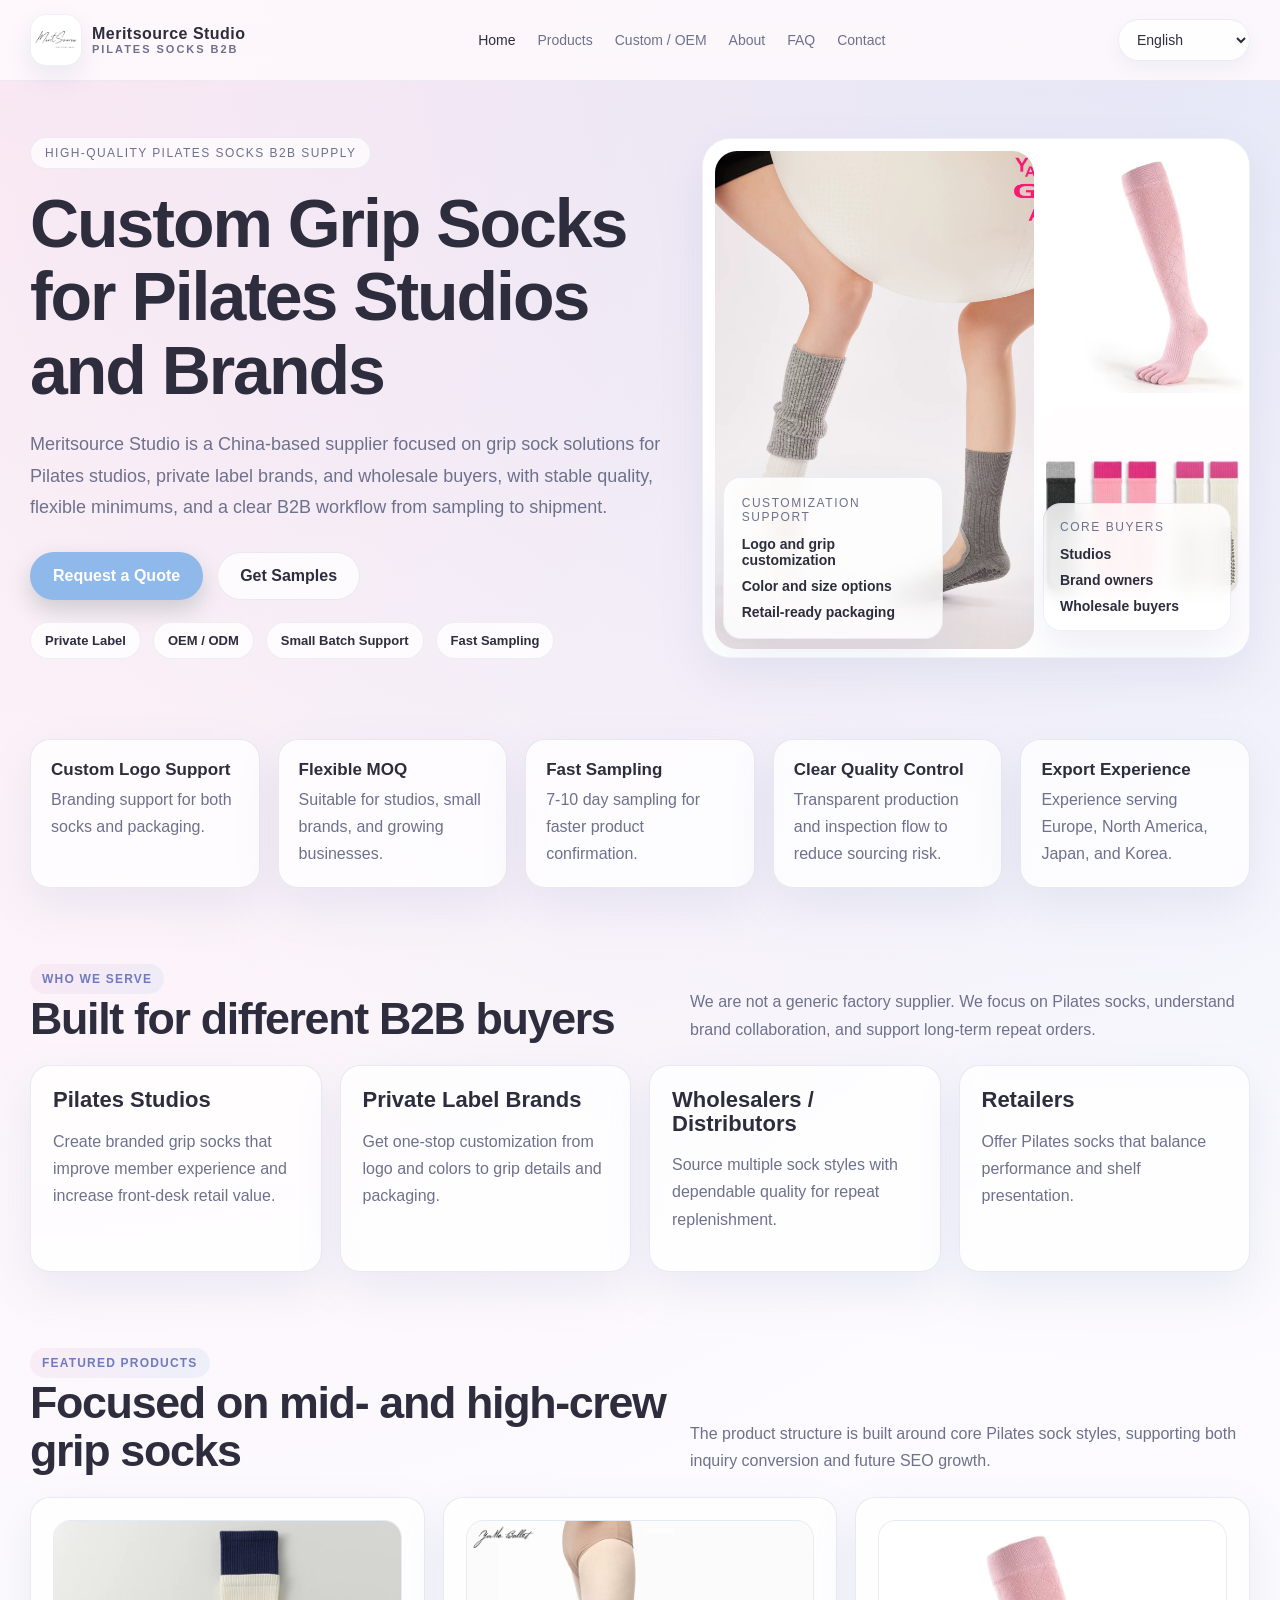
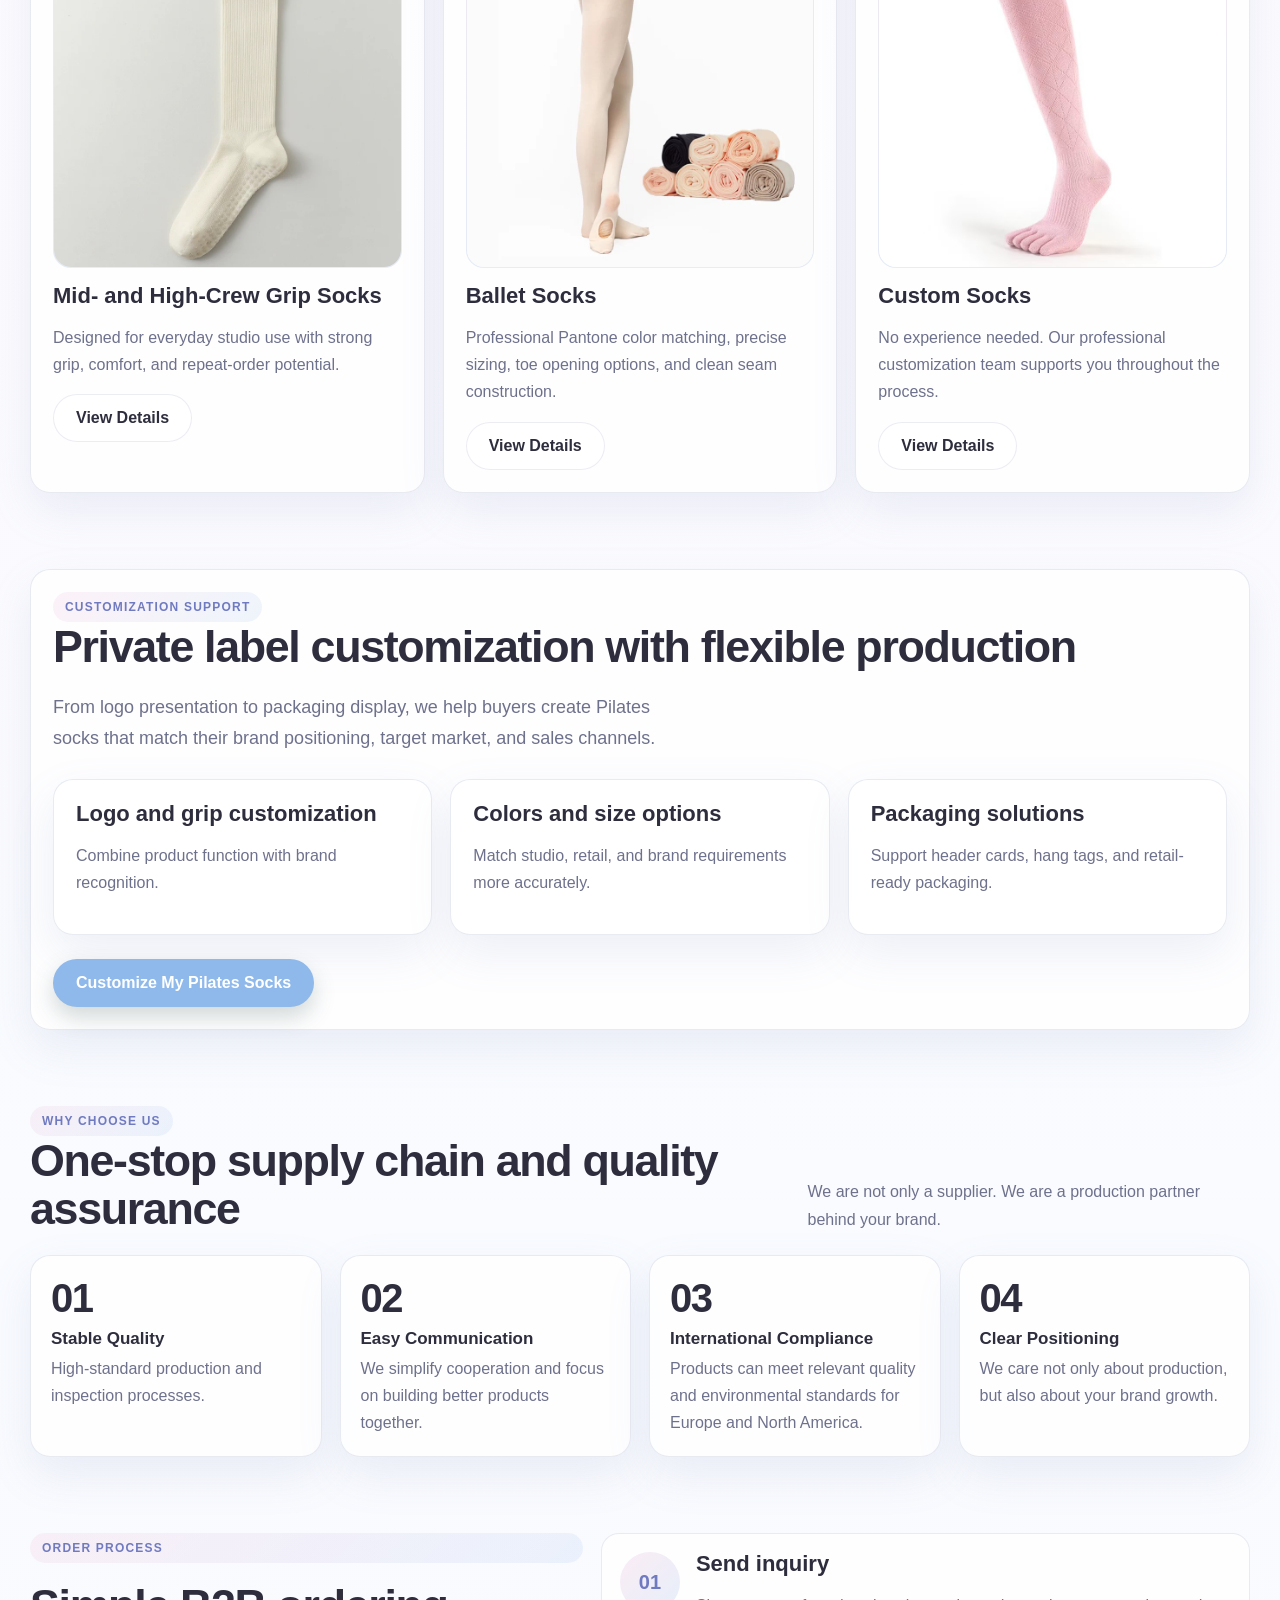
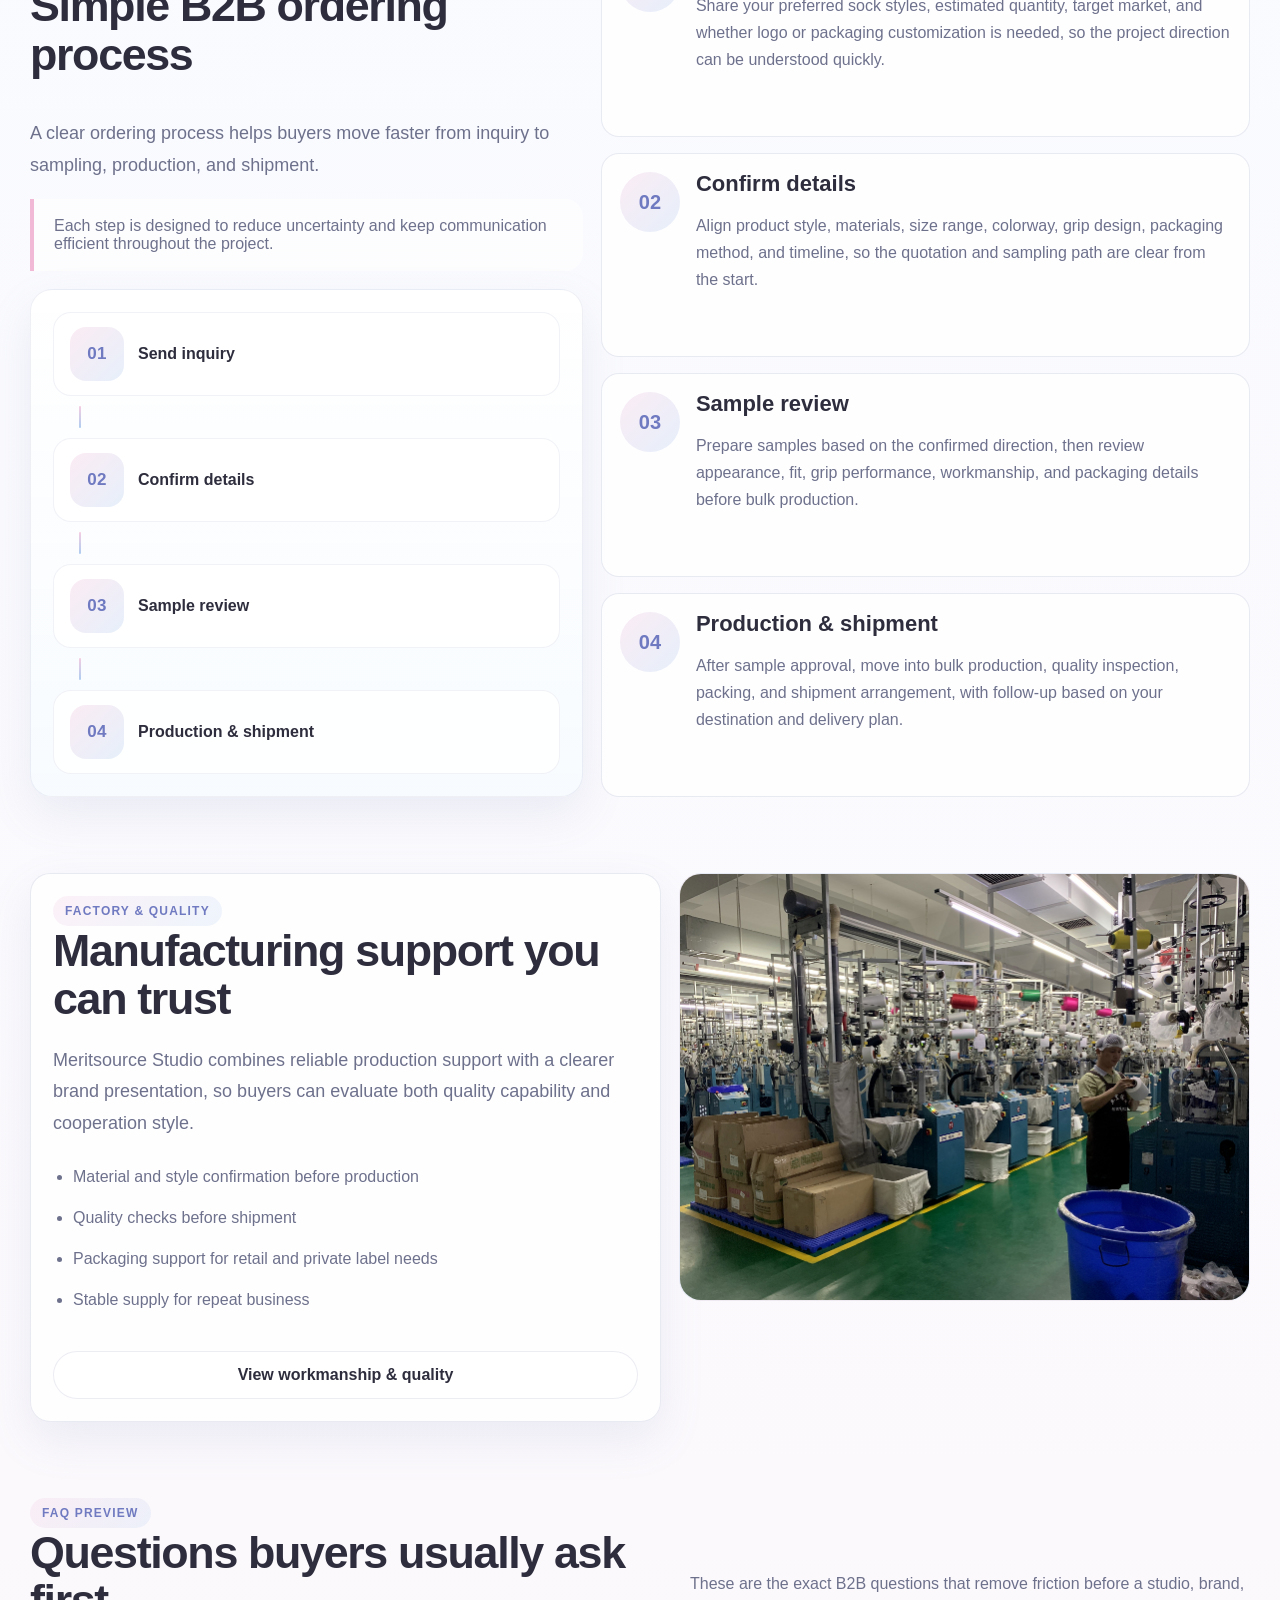
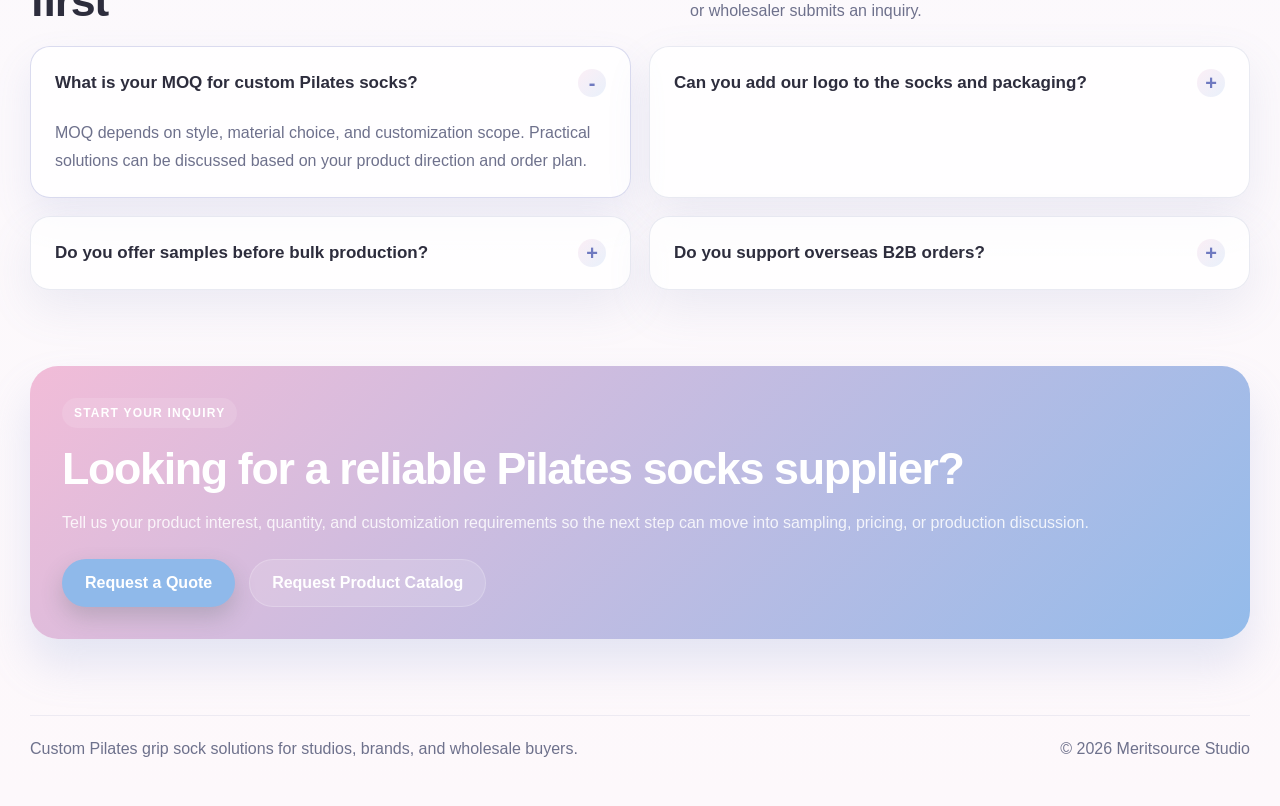
<file: index.html>
<!DOCTYPE html>
<html lang="en">
<head>
  <meta charset="UTF-8">
  <meta name="viewport" content="width=device-width, initial-scale=1.0">
  <title>Meritsource Studio | Custom Pilates Grip Socks</title>
  <meta name="description" content="Custom Pilates grip sock solutions for studios, private label brands, and wholesale buyers.">
  <link rel="stylesheet" href="assets/styles.css">
</head>
<body data-page="home">
  <header class="site-header">
    <div class="container header-inner">
      <a class="brand" href="index.html">
        <span class="brand-mark"></span>
        <span>
          Meritsource Studio
          <small>Pilates Socks B2B</small>
        </span>
      </a>
      <nav class="nav">
        <a class="active" href="index.html">Home</a>
        <a href="products.html">Products</a>
        <a href="custom.html">Custom / OEM</a>
        <a href="about.html">About</a>
        <a href="faq.html">FAQ</a>
        <a href="contact.html">Contact</a>
      </nav>
      <div class="header-tools">
        <select id="language-select" class="lang-select" aria-label="Language selector">
          <option value="en">English</option>
          <option value="zh">简体中文</option>
          <option value="ko">한국어</option>
          <option value="ja">日本語</option>
          <option value="es">Español</option>
          <option value="fr">Français</option>
          <option value="de">Deutsch</option>
          <option value="ar">العربية</option>
        </select>
      </div>    </div>
  </header>

  <main>
    <section class="hero">
      <div class="container hero-grid">
        <div>
          <span class="eyebrow">High-Quality Pilates Socks B2B Supply</span>
          <h1>Custom Pilates Grip Socks for Studios and Brands</h1>
          <p class="lead">Meritsource Studio helps Pilates studios, private label brands, and wholesale buyers source grip socks with reliable quality, flexible MOQ options, and a calm, premium presentation designed for B2B conversion.</p>
          <div class="hero-actions">
            <a class="btn btn-primary" href="contact.html">Request a Quote</a>
            <a class="btn btn-secondary" href="custom.html">Get Samples</a>
          </div>
          <div class="tag-list">
            <span class="tag">Private Label</span>
            <span class="tag">OEM &amp; ODM</span>
            <span class="tag">Low MOQ</span>
            <span class="tag">Global Supply</span>
          </div>
        </div>
        <div class="hero-visual">
          <div class="visual-card">
            <div class="visual-gallery">
              <img class="hero-photo hero-photo-main" src="assets/images/home-hero-main.jpg" alt="Pilates socks hero image">
              <div class="photo-stack">
                <div class="photo-card">
                  <img class="hero-photo" src="assets/images/home-hero-side-1.jpg" alt="Pilates socks side image">
                </div>
                <div class="photo-card">
                  <img class="hero-photo" src="assets/images/home-hero-side-2.jpg" alt="Pilates socks detail image">
                </div>
              </div>
              <div class="mini-panel">
                <div class="mini-title">Custom options</div>
                <ul class="mini-list">
                  <li>Logo &amp; grip pattern</li>
                  <li>Soft neutral colorways</li>
                  <li>Retail-ready packaging</li>
                </ul>
              </div>
              <div class="stat-panel">
                <div class="label">B2B focus</div>
                <ul class="stat-list">
                  <li>Studios</li>
                  <li>Private label</li>
                  <li>Wholesale</li>
                </ul>
              </div>
            </div>
          </div>
        </div>
      </div>
    </section>

    <section class="section">
      <div class="container">
        <div class="trust-grid">
          <div class="trust-item card">
            <strong>Custom Logo</strong>
            <div class="muted">Brand-ready sock and packaging support.</div>
          </div>
          <div class="trust-item card">
            <strong>Flexible MOQ</strong>
            <div class="muted">Practical options for studios and growing brands.</div>
          </div>
          <div class="trust-item card">
            <strong>Fast Sampling</strong>
            <div class="muted">Confirm style and branding before bulk production.</div>
          </div>
          <div class="trust-item card">
            <strong>Quality Control</strong>
            <div class="muted">Clear production and inspection support.</div>
          </div>
          <div class="trust-item card">
            <strong>Export Ready</strong>
            <div class="muted">Structured B2B communication for overseas buyers.</div>
          </div>
        </div>
      </div>
    </section>

    <section class="section">
      <div class="container">
        <div class="section-header">
          <div>
            <span class="pill">Who we serve</span>
            <h2>Built for different B2B buyers</h2>
          </div>
          <p>Meritsource Studio is positioned as a focused partner for studio retail, private label growth, and repeat wholesale orders.</p>
        </div>
        <div class="card-grid four">
          <article class="card">
            <h3>Pilates Studios</h3>
            <p class="muted">Studio-branded grip socks that improve member experience and support front-desk retail.</p>
          </article>
          <article class="card">
            <h3>Private Label Brands</h3>
            <p class="muted">Launch or expand a sock line with logo, color, grip, and packaging customization.</p>
          </article>
          <article class="card">
            <h3>Wholesalers</h3>
            <p class="muted">Source multiple styles with dependable quality and repeat-order support.</p>
          </article>
          <article class="card">
            <h3>Retailers</h3>
            <p class="muted">Offer shelf-ready Pilates socks that balance function, feel, and visual appeal.</p>
          </article>
        </div>
      </div>
    </section>

    <section class="section">
      <div class="container">
        <div class="section-header">
          <div>
            <span class="pill">Featured products</span>
            <h2>Core styles for the first launch</h2>
          </div>
          <p>The product structure supports clearer inquiry conversion and future SEO growth.</p>
        </div>
        <div class="card-grid three">
          <article class="card product-card">
            <div class="mock">
              <img src="assets/images/mid-high-crew-socks.jpg" alt="Mid and high crew Pilates grip socks">
            </div>
            <h3>Pilates Grip Socks</h3>
            <p class="muted">Classic non-slip socks made for secure studio movement and everyday class use.</p>
            <a class="btn btn-secondary" href="products.html">View Details</a>
          </article>
          <article class="card product-card">
            <div class="mock">
              <img src="assets/images/ballet-socks.jpg" alt="Ballet socks product image">
            </div>
            <h3>Toeless Pilates Socks</h3>
            <p class="muted">Open-toe options for flexibility, breathability, and a lighter performance feel.</p>
            <a class="btn btn-secondary" href="products.html">View Details</a>
          </article>
          <article class="card product-card">
            <div class="mock">
              <img src="assets/images/custom-socks.jpg" alt="Custom socks product image">
            </div>
            <h3>Ankle Grip Socks</h3>
            <p class="muted">Low-cut studio styles with a clean look and private label potential.</p>
            <a class="btn btn-secondary" href="products.html">View Details</a>
          </article>
        </div>
      </div>
    </section>

    <section class="section">
      <div class="container detail-grid single-panel-grid">
        <div class="split-card">
          <div>
            <span class="pill">Custom manufacturing</span>
            <h2>Private label and custom manufacturing</h2>
            <p class="lead">From logo placement to packaging presentation, Meritsource Studio supports B2B buyers with a more complete product solution.</p>
          </div>
          <div class="card-grid three">
            <div class="feature-box">
              <h3>Logo &amp; grip</h3>
              <p class="muted">Custom logo application, grip pattern direction, and visual identity support.</p>
            </div>
            <div class="feature-box">
              <h3>Colors &amp; sizes</h3>
              <p class="muted">Tailored combinations to match different studio, retail, or brand needs.</p>
            </div>
            <div class="feature-box">
              <h3>Packaging</h3>
              <p class="muted">Header cards, hang tags, and presentation options for branded sales channels.</p>
            </div>
          </div>
          <div>
            <a class="btn btn-primary" href="custom.html">Customize Your Pilates Socks</a>
          </div>
        </div>
      </div>
    </section>

    <section class="section">
      <div class="container">
        <div class="section-header">
          <div>
            <span class="pill">Why choose us</span>
            <h2>Designed to feel premium, calm, and conversion-ready</h2>
          </div>
          <p>The visual direction avoids a heavy factory-template look and uses a softer editorial language that matches the Pilates industry.</p>
        </div>
        <div class="stats-grid">
          <div class="stat">
            <span class="kpi">01</span>
            <strong>Reliable Quality</strong>
            <div class="muted">Clear product positioning and repeat-order readiness.</div>
          </div>
          <div class="stat">
            <span class="kpi">02</span>
            <strong>Low-Pressure UX</strong>
            <div class="muted">Trust-first layout instead of aggressive discount selling.</div>
          </div>
          <div class="stat">
            <span class="kpi">03</span>
            <strong>SEO Friendly</strong>
            <div class="muted">Dedicated pages for products, OEM, FAQ, and About.</div>
          </div>
          <div class="stat">
            <span class="kpi">04</span>
            <strong>B2B Positioning</strong>
            <div class="muted">Built around studios, brands, wholesalers, and retailers.</div>
          </div>
        </div>
      </div>
    </section>

    <section class="section">
      <div class="container detail-grid order-process-grid">
        <div class="order-overview">
          <span class="pill">Order process</span>
          <h2>Simple B2B ordering process</h2>
          <p class="lead">A clear process helps buyers move faster from inquiry to sampling, production, and shipment.</p>
          <div class="banner-note">Each step is designed to reduce uncertainty and keep communication efficient throughout the project.</div>
          <div class="order-flowchart" aria-label="Order process flowchart">
            <div class="flow-node">
              <span class="flow-number">01</span>
              <span class="flow-node-label">Send inquiry</span>
            </div>
            <span class="flow-line" aria-hidden="true"></span>
            <div class="flow-node">
              <span class="flow-number">02</span>
              <span class="flow-node-label">Confirm details</span>
            </div>
            <span class="flow-line" aria-hidden="true"></span>
            <div class="flow-node">
              <span class="flow-number">03</span>
              <span class="flow-node-label">Sample review</span>
            </div>
            <span class="flow-line" aria-hidden="true"></span>
            <div class="flow-node">
              <span class="flow-number">04</span>
              <span class="flow-node-label">Production &amp; shipment</span>
            </div>
          </div>
        </div>
        <div class="process-list">
          <div class="process-item">
            <div>
              <h3>Send inquiry</h3>
              <p class="muted">Share product interest, quantity target, and branding direction.</p>
            </div>
          </div>
          <div class="process-item">
            <div>
              <h3>Confirm details</h3>
              <p class="muted">Align style, materials, colorway, and packaging requirements.</p>
            </div>
          </div>
          <div class="process-item">
            <div>
              <h3>Sample review</h3>
              <p class="muted">Use sampling to confirm quality and reduce uncertainty before production.</p>
            </div>
          </div>
          <div class="process-item">
            <div>
              <h3>Production &amp; shipment</h3>
              <p class="muted">Move into manufacturing, quality checks, and export preparation.</p>
            </div>
          </div>
        </div>
      </div>
    </section>

    <section class="section">
      <div class="container detail-grid factory-quality-grid">
        <div class="split-card">
          <div>
            <span class="pill">Factory &amp; quality</span>
            <h2>Manufacturing support you can trust</h2>
            <p class="lead">Meritsource Studio combines reliable production support with a clearer brand presentation, so buyers can evaluate both quality capability and cooperation style.</p>
          </div>
          <ul>
            <li>Material and style confirmation before production</li>
            <li>Quality checks before shipment</li>
            <li>Packaging support for retail and private label needs</li>
            <li>Stable supply for repeat business</li>
          </ul>
          <a class="btn btn-secondary" href="products.html#quality-standards">View workmanship &amp; quality</a>
        </div>
        <div class="image-panel">
          <img src="assets/images/production-line.png" alt="Production line image">
        </div>
      </div>
    </section>

    <section class="section">
      <div class="container">
        <div class="section-header">
          <div>
            <span class="pill">FAQ preview</span>
            <h2>Questions buyers usually ask first</h2>
          </div>
          <p>These are the exact B2B questions that remove friction before a studio, brand, or wholesaler submits an inquiry.</p>
        </div>
        <div class="faq-grid">
          <details class="faq-item" open>
            <summary>What is your MOQ for custom Pilates socks?</summary>
            <p>MOQ depends on style, material choice, and customization scope. Practical solutions can be discussed based on product direction and order plan.</p>
          </details>
          <details class="faq-item">
            <summary>Can you add our logo to the socks and packaging?</summary>
            <p>Yes. Logo customization can be applied to socks together with selected packaging options for private label presentation.</p>
          </details>
          <details class="faq-item">
            <summary>Do you offer samples before bulk production?</summary>
            <p>Yes. Sampling is positioned as an important trust-building stage before full production.</p>
          </details>
          <details class="faq-item">
            <summary>Do you support overseas B2B orders?</summary>
            <p>Yes. Export-oriented cooperation is supported for studios, brands, wholesalers, and retailers in different markets.</p>
          </details>
        </div>
      </div>
    </section>

    <section class="section">
      <div class="container">
        <div class="cta-panel">
          <span class="pill" style="background: rgba(255,255,255,0.12); color: #fff;">Final CTA</span>
          <h2 style="margin-top: 16px;">Looking for a reliable Pilates socks supplier?</h2>
          <p>Tell us your product interest, quantity, and customization requirements so the next step can move into sampling, pricing, or production discussion.</p>
          <div class="cta-actions">
            <a class="btn btn-primary" href="contact.html">Request a Quote</a>
            <a class="btn btn-secondary" href="contact.html">Request Product Catalog</a>
          </div>
        </div>
      </div>
    </section>
  </main>

  <footer class="site-footer">
    <div class="container footer-inner">
      <div>Custom Pilates grip sock solutions for studios, brands, and wholesale buyers.</div>
      <div>&copy; <span data-year></span> Meritsource Studio</div>
    </div>
  </footer>

    <script src="assets/translations.js"></script>
  <script src="assets/app.js"></script>
</body>
</html>
</file>
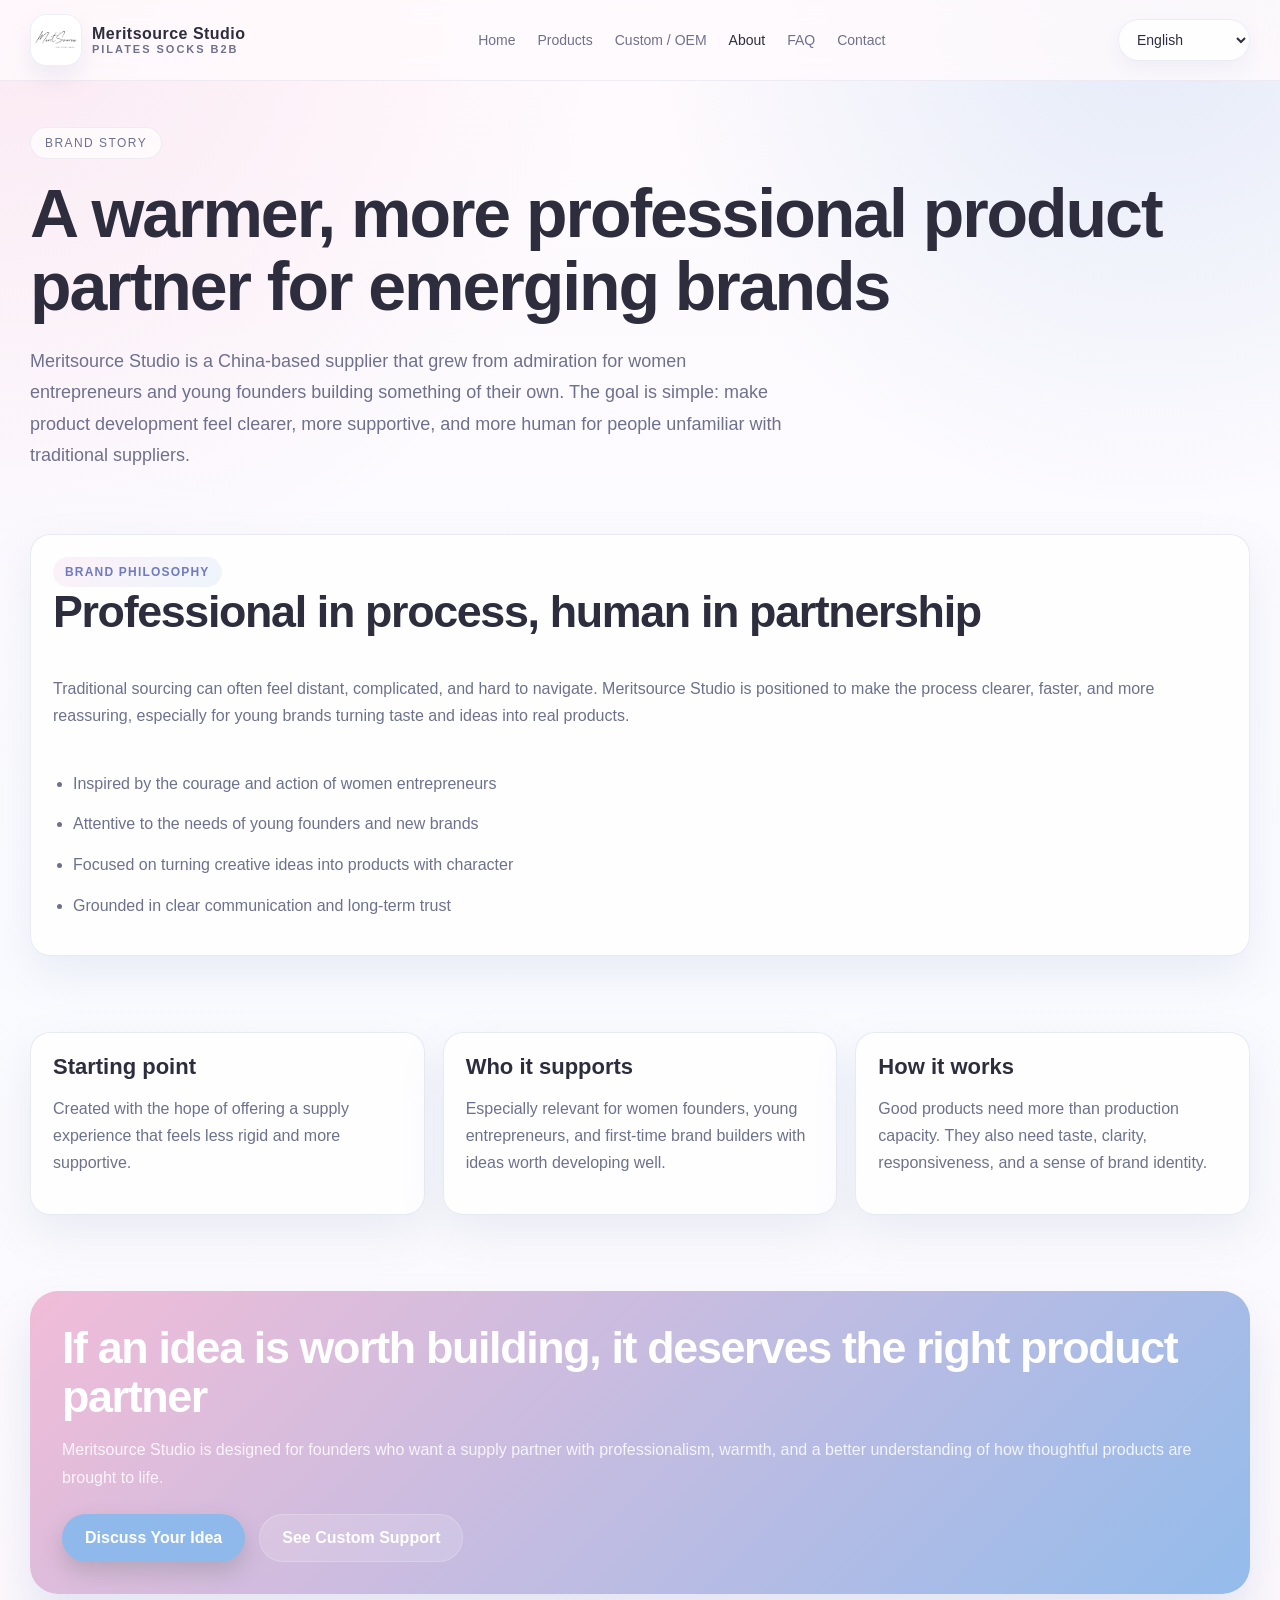
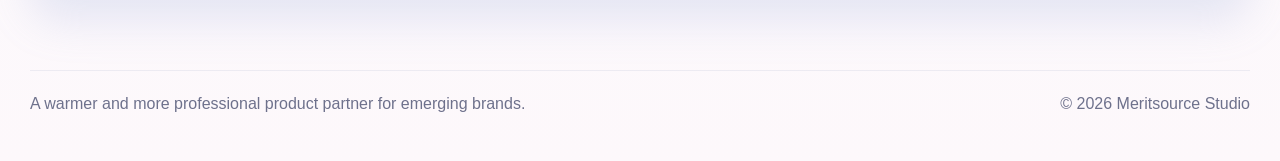
<file: about.html>
<!DOCTYPE html>
<html lang="en">
<head>
  <meta charset="UTF-8">
  <meta name="viewport" content="width=device-width, initial-scale=1.0">
  <title>About | Meritsource Studio</title>
  <meta name="description" content="A warmer and more professional product partner for emerging brands.">
  <link rel="stylesheet" href="assets/styles.css">
</head>
<body data-page="about">
  <header class="site-header">
    <div class="container header-inner">
      <a class="brand" href="index.html">
        <span class="brand-mark"></span>
        <span>Meritsource Studio<small>Pilates Socks B2B</small></span>
      </a>
      <nav class="nav">
        <a href="index.html">Home</a>
        <a href="products.html">Products</a>
        <a href="custom.html">Custom / OEM</a>
        <a class="active" href="about.html">About</a>
        <a href="faq.html">FAQ</a>
        <a href="contact.html">Contact</a>
      </nav>
      <div class="header-tools">
        <select id="language-select" class="lang-select" aria-label="Language selector">
          <option value="en">English</option>
          <option value="zh">简体中文</option>
          <option value="ko">한국어</option>
          <option value="ja">日本語</option>
          <option value="es">Español</option>
          <option value="fr">Français</option>
          <option value="de">Deutsch</option>
          <option value="ar">العربية</option>
        </select>
      </div>    </div>
  </header>

  <main>
    <section class="page-hero">
      <div class="container">
        <span class="eyebrow">Brand story</span>
        <h1>A warmer, more professional product partner for emerging brands</h1>
        <p class="lead">Meritsource Studio grew from admiration for women entrepreneurs and young founders building something of their own. The goal is simple: make product development feel clearer, more supportive, and more human for people unfamiliar with traditional suppliers.</p>
      </div>
    </section>

    <section class="section">
      <div class="container detail-grid about-story-grid">
        <div class="split-card">
          <div>
            <span class="pill">Brand philosophy</span>
            <h2>Professional in process, human in partnership</h2>
          </div>
          <p class="muted">Traditional sourcing can often feel distant, complicated, and hard to navigate. Meritsource Studio is positioned to make the process clearer, faster, and more reassuring, especially for young brands turning taste and ideas into real products.</p>
          <ul>
            <li>Inspired by the courage and action of women entrepreneurs</li>
            <li>Attentive to the needs of young founders and new brands</li>
            <li>Focused on turning creative ideas into products with character</li>
            <li>Grounded in clear communication and long-term trust</li>
          </ul>
        </div>
      </div>
    </section>

    <section class="section">
      <div class="container card-grid three">
        <article class="card">
          <h3>Starting point</h3>
          <p class="muted">Created with the hope of offering a supply experience that feels less rigid and more supportive.</p>
        </article>
        <article class="card">
          <h3>Who it supports</h3>
          <p class="muted">Especially relevant for women founders, young entrepreneurs, and first-time brand builders with ideas worth developing well.</p>
        </article>
        <article class="card">
          <h3>How it works</h3>
          <p class="muted">Good products need more than production capacity. They also need taste, clarity, responsiveness, and a sense of brand identity.</p>
        </article>
      </div>
    </section>

    <section class="section">
      <div class="container cta-panel">
        <h2>If an idea is worth building, it deserves the right product partner</h2>
        <p>Meritsource Studio is designed for founders who want a supply partner with professionalism, warmth, and a better understanding of how thoughtful products are brought to life.</p>
        <div class="cta-actions">
          <a class="btn btn-primary" href="contact.html">Discuss Your Idea</a>
          <a class="btn btn-secondary" href="custom.html">See Custom Support</a>
        </div>
      </div>
    </section>
  </main>

  <footer class="site-footer">
    <div class="container footer-inner">
      <div>A warmer and more professional product partner for emerging brands.</div>
      <div>&copy; <span data-year></span> Meritsource Studio</div>
    </div>
  </footer>

    <script src="assets/translations.js"></script>
  <script src="assets/app.js"></script>
</body>
</html>
</file>
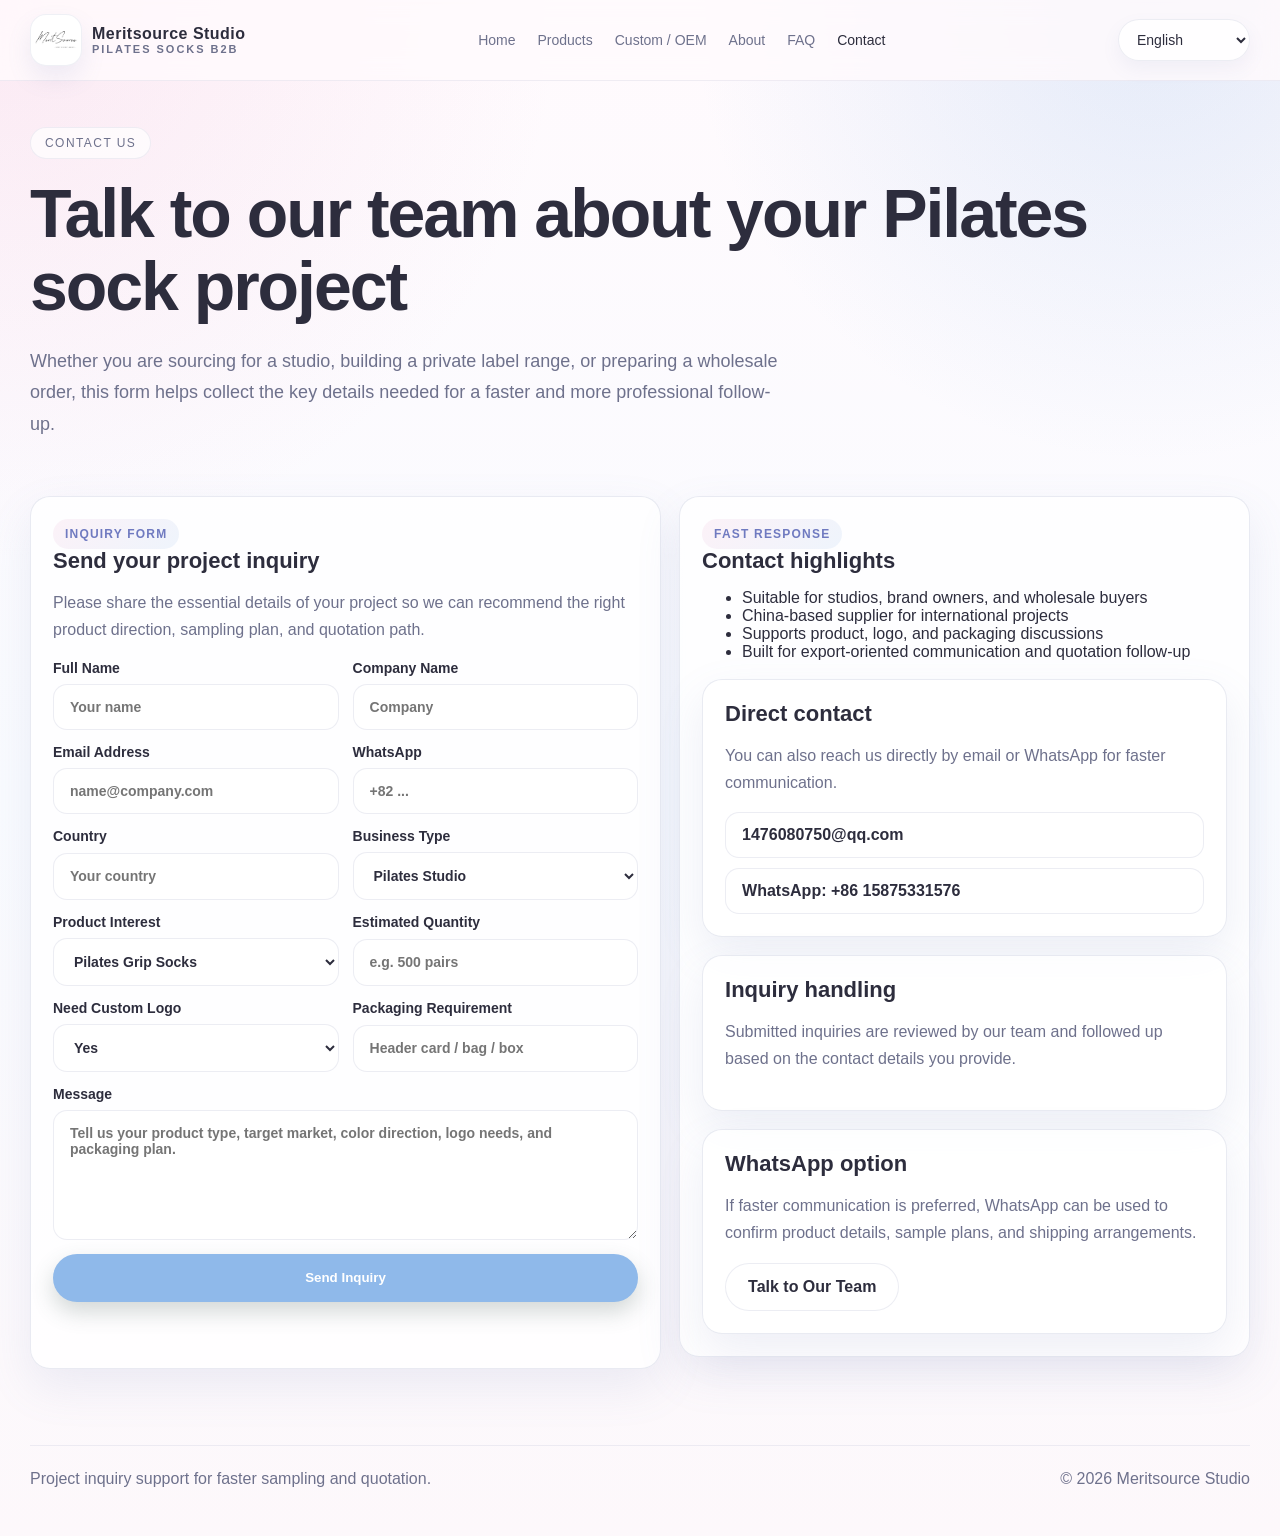
<file: contact.html>
<!DOCTYPE html>
<html lang="en">
<head>
  <meta charset="UTF-8">
  <meta name="viewport" content="width=device-width, initial-scale=1.0">
  <title>Contact | Meritsource Studio</title>
  <meta name="description" content="Project inquiry support for faster sampling and quotation.">
  <link rel="stylesheet" href="assets/styles.css">
</head>
<body data-page="contact">
  <header class="site-header">
    <div class="container header-inner">
      <a class="brand" href="index.html">
        <span class="brand-mark"></span>
        <span>Meritsource Studio<small>Pilates Socks B2B</small></span>
      </a>
      <nav class="nav">
        <a href="index.html">Home</a>
        <a href="products.html">Products</a>
        <a href="custom.html">Custom / OEM</a>
        <a href="about.html">About</a>
        <a href="faq.html">FAQ</a>
        <a class="active" href="contact.html">Contact</a>
      </nav>
      <div class="header-tools">
        <select id="language-select" class="lang-select" aria-label="Language selector">
          <option value="en">English</option>
          <option value="zh">简体中文</option>
          <option value="ko">한국어</option>
          <option value="ja">日本語</option>
          <option value="es">Español</option>
          <option value="fr">Français</option>
          <option value="de">Deutsch</option>
          <option value="ar">العربية</option>
        </select>
      </div>    </div>
  </header>

  <main>
    <section class="page-hero simple">
      <div class="container">
        <span class="eyebrow">Contact us</span>
        <h1>Talk to our team about your Pilates socks project</h1>
        <p class="lead">Whether you are sourcing for a Pilates studio, building a private label line, or planning a wholesale order, this form gives buyers a clear and low-friction way to get in touch.</p>
      </div>
    </section>

    <section class="section">
      <div class="container contact-grid">
        <div class="form-card">
          <span class="pill">Inquiry form</span>
          <h3>Send your inquiry</h3>
          <p class="muted">Please share the key details of your project so we can understand your needs faster and recommend a suitable product and cooperation plan.</p>
          <form data-endpoint="/api/inquiry">
            <input type="text" name="website" value="" autocomplete="off" tabindex="-1" aria-hidden="true" class="hp-field">
            <div class="field-grid">
              <label>Full Name<input name="fullName" type="text" placeholder="Your name" required></label>
              <label>Company Name<input name="companyName" type="text" placeholder="Company"></label>
            </div>
            <div class="field-grid">
              <label>Email Address<input name="emailAddress" type="email" placeholder="name@company.com" required></label>
              <label>WhatsApp<input name="whatsApp" type="text" placeholder="+82 ..."></label>
            </div>
            <div class="field-grid">
              <label>Country<input name="country" type="text" placeholder="South Korea"></label>
              <label>Business Type
                <select name="businessType">
                  <option>Pilates Studio</option>
                  <option>Private Label Brand</option>
                  <option>Wholesaler / Distributor</option>
                  <option>Retailer</option>
                  <option>Other Business Buyer</option>
                </select>
              </label>
            </div>
            <div class="field-grid">
              <label>Product Interest
                <select name="productInterest">
                  <option>Pilates Grip Socks</option>
                  <option>Ballet Socks</option>
                  <option>Custom Socks</option>
                  <option>Packaging / Labeling Support</option>
                  <option>Not Sure Yet</option>
                </select>
              </label>
              <label>Estimated Quantity<input name="estimatedQuantity" type="text" placeholder="e.g. 500 pairs"></label>
            </div>
            <div class="field-grid">
              <label>Need Custom Logo
                <select name="needCustomLogo">
                  <option>Yes</option>
                  <option>No</option>
                  <option>Not sure yet</option>
                </select>
              </label>
              <label>Packaging Requirement<input name="packagingRequirement" type="text" placeholder="Header card / bag / box"></label>
            </div>
            <label>Message<textarea name="message" placeholder="Tell us about your project, target market, and customization needs." required></textarea></label>
            <button class="btn btn-primary" type="submit">Send Inquiry</button>
            <p class="form-status" aria-live="polite"></p>
          </form>
        </div>
        <div class="contact-card">
          <span class="pill">Fast contact</span>
          <h3>Contact highlights</h3>
          <ul>
            <li>Support for studios, brands, and wholesale buyers</li>
            <li>Custom logo and private label inquiries welcome</li>
            <li>Export-oriented communication for overseas orders</li>
            <li>Sample and bulk order discussions available</li>
          </ul>
          <div class="info-card contact-direct-card" style="margin-top: 18px;">
            <h3>Direct contact</h3>
            <p class="muted">You can also reach us directly by email or WhatsApp for faster communication.</p>
            <div class="contact-methods">
              <a class="contact-link contact-email-link" href="mailto:1476080750@qq.com">1476080750@qq.com</a>
              <a class="contact-link contact-whatsapp-link" href="https://wa.me/8615875331576" target="_blank" rel="noreferrer">WhatsApp: +86 15875331576</a>
            </div>
          </div>
          <div class="info-card contact-records-card" style="margin-top: 18px;">
            <h3>Inquiry handling</h3>
            <p class="muted">Submitted inquiries are reviewed by our team and followed up based on the contact details you provide.</p>
          </div>
          <div class="info-card contact-whatsapp-card" style="margin-top: 18px;">
            <h3>WhatsApp prompt</h3>
            <p class="muted">Prefer faster communication? WhatsApp can be used to confirm product details, sample plans, and shipping arrangements.</p>
            <a class="btn btn-secondary contact-whatsapp-button" href="https://wa.me/8615875331576" target="_blank" rel="noreferrer">Talk to Our Team</a>
          </div>
        </div>
      </div>
    </section>
  </main>

  <footer class="site-footer">
    <div class="container footer-inner">
      <div>Project inquiry support for faster sampling and quotation.</div>
      <div>&copy; <span data-year></span> Meritsource Studio</div>
    </div>
  </footer>

    <script src="assets/translations.js"></script>
  <script src="assets/app.js"></script>
</body>
</html>
</file>
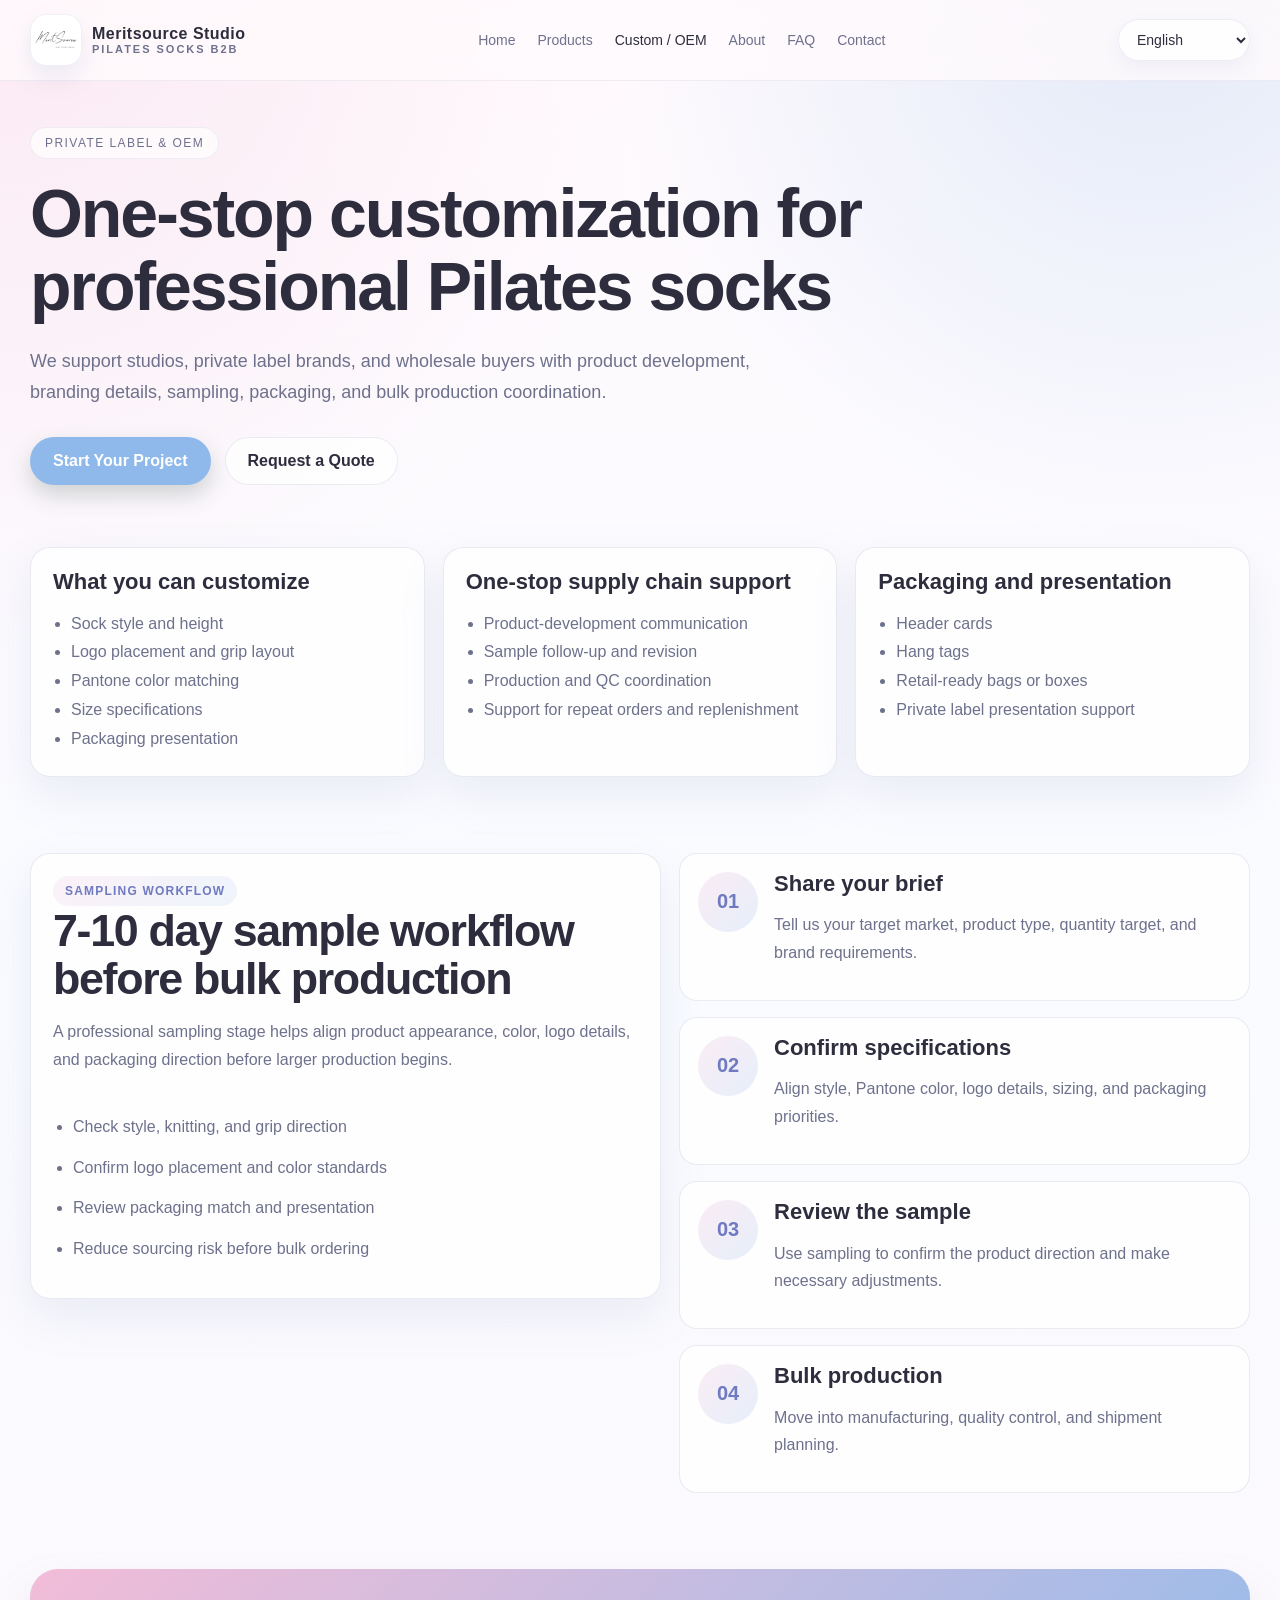
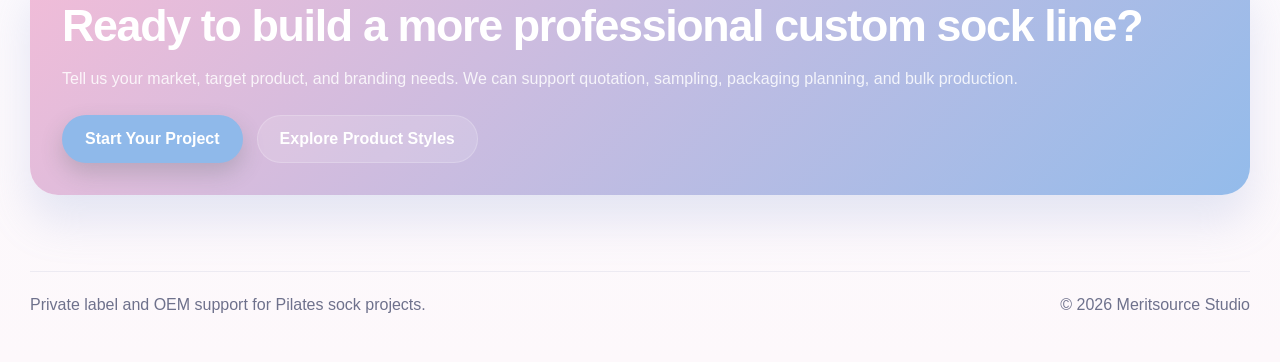
<file: custom.html>
<!DOCTYPE html>
<html lang="en">
<head>
  <meta charset="UTF-8">
  <meta name="viewport" content="width=device-width, initial-scale=1.0">
  <title>Custom / OEM | Meritsource Studio</title>
  <meta name="description" content="Private label and OEM support for custom Pilates grip sock manufacturing.">
  <link rel="stylesheet" href="assets/styles.css">
</head>
<body data-page="custom">
  <header class="site-header">
    <div class="container header-inner">
      <a class="brand" href="index.html">
        <span class="brand-mark"></span>
        <span>Meritsource Studio<small>Pilates Socks B2B</small></span>
      </a>
      <nav class="nav">
        <a href="index.html">Home</a>
        <a href="products.html">Products</a>
        <a class="active" href="custom.html">Custom / OEM</a>
        <a href="about.html">About</a>
        <a href="faq.html">FAQ</a>
        <a href="contact.html">Contact</a>
      </nav>
      <div class="header-tools">
        <select id="language-select" class="lang-select" aria-label="Language selector">
          <option value="en">English</option>
          <option value="zh">简体中文</option>
          <option value="ko">한국어</option>
          <option value="ja">日本語</option>
          <option value="es">Español</option>
          <option value="fr">Français</option>
          <option value="de">Deutsch</option>
          <option value="ar">العربية</option>
        </select>
      </div>    </div>
  </header>

  <main>
    <section class="page-hero">
      <div class="container">
        <span class="eyebrow">OEM &amp; ODM</span>
        <h1>Private label and custom Pilates socks manufacturing</h1>
        <p class="lead">Meritsource Studio acts as a practical OEM partner for studios, private label brands, and wholesale buyers looking for clearer product development support.</p>
        <div class="hero-actions">
          <a class="btn btn-primary" href="contact.html">Start Your Project</a>
          <a class="btn btn-secondary" href="contact.html">Request a Quote</a>
        </div>
      </div>
    </section>

    <section class="section">
      <div class="container card-grid three">
        <article class="feature-box">
          <h3>What you can customize</h3>
          <ul>
            <li>Sock style and height</li>
            <li>Logo application</li>
            <li>Grip pattern design</li>
            <li>Color combinations</li>
            <li>Size options</li>
          </ul>
        </article>
        <article class="feature-box">
          <h3>Private label support</h3>
          <ul>
            <li>Brand-oriented product presentation</li>
            <li>Packaging direction</li>
            <li>Flexible development stages</li>
            <li>Support for trial and repeat orders</li>
          </ul>
        </article>
        <article class="feature-box">
          <h3>Packaging options</h3>
          <ul>
            <li>Header cards</li>
            <li>Hang tags</li>
            <li>Retail-ready presentation</li>
            <li>Private label packaging concepts</li>
          </ul>
        </article>
      </div>
    </section>

    <section class="section">
      <div class="container detail-grid">
        <div class="split-card">
          <div>
            <span class="pill">Sampling process</span>
            <h2>Sampling before bulk production</h2>
            <p class="muted">The process is explained in clear buyer-friendly language, helping reduce the perceived risk of starting a custom project.</p>
          </div>
          <ul>
            <li>Review product style and appearance</li>
            <li>Confirm branding details</li>
            <li>Reduce production uncertainty</li>
            <li>Prepare for smoother bulk ordering</li>
          </ul>
        </div>
        <div class="process-list">
          <div class="process-item"><div><h3>Share your idea</h3><p class="muted">Tell us the product direction, market, and order target.</p></div></div>
          <div class="process-item"><div><h3>Define the setup</h3><p class="muted">Confirm style, colors, logo, and packaging priorities.</p></div></div>
          <div class="process-item"><div><h3>Review sample</h3><p class="muted">Use the sample stage to align the product direction.</p></div></div>
          <div class="process-item"><div><h3>Bulk production</h3><p class="muted">Move into manufacturing, QC, and shipment planning.</p></div></div>
        </div>
      </div>
    </section>

    <section class="section">
      <div class="container cta-panel">
        <h2>Ready to build your custom Pilates socks line?</h2>
        <p>Tell us your target market, product style, and branding needs. The next stage can be quotation, sampling, or full product planning.</p>
        <div class="cta-actions">
          <a class="btn btn-primary" href="contact.html">Start Your Project</a>
          <a class="btn btn-secondary" href="products.html">Explore Product Styles</a>
        </div>
      </div>
    </section>
  </main>

  <footer class="site-footer">
    <div class="container footer-inner">
      <div>Private label and OEM support for Pilates sock projects.</div>
      <div>&copy; <span data-year></span> Meritsource Studio</div>
    </div>
  </footer>

    <script src="assets/translations.js"></script>
  <script src="assets/app.js"></script>
</body>
</html>
</file>
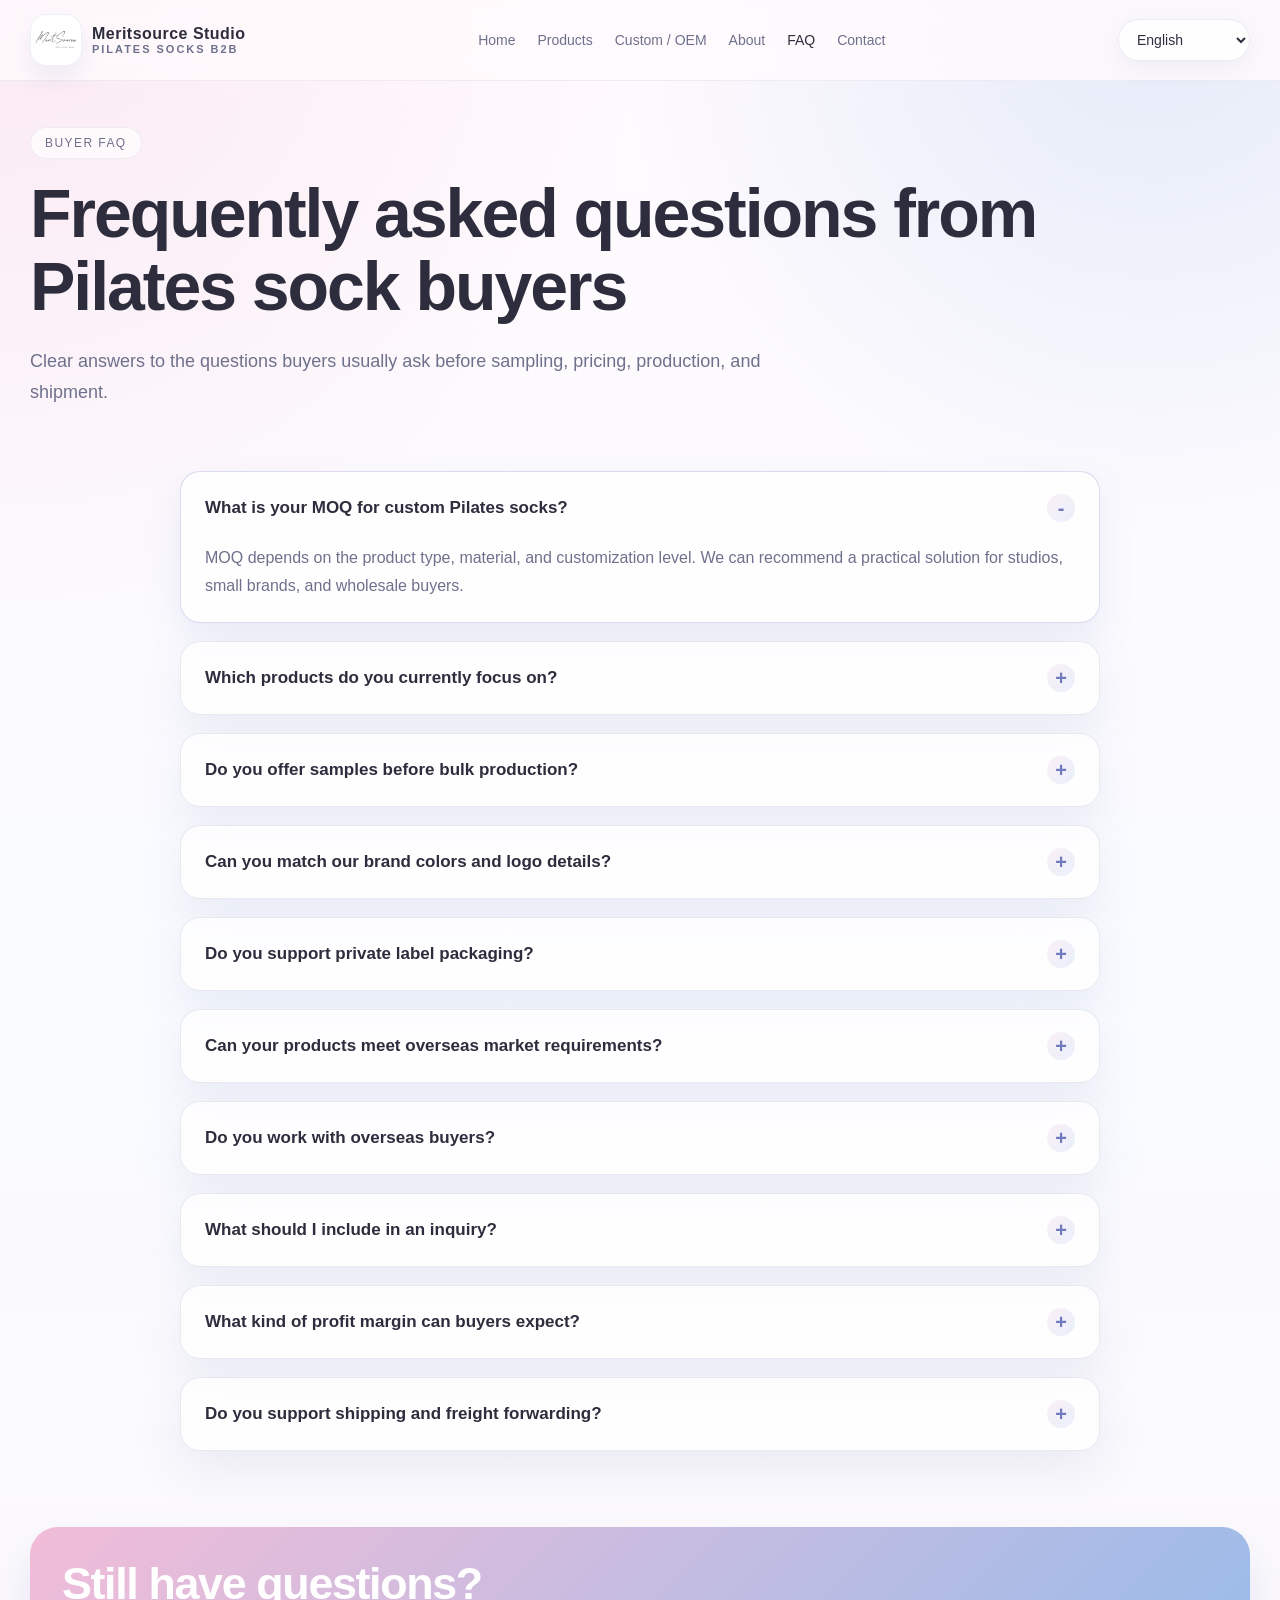
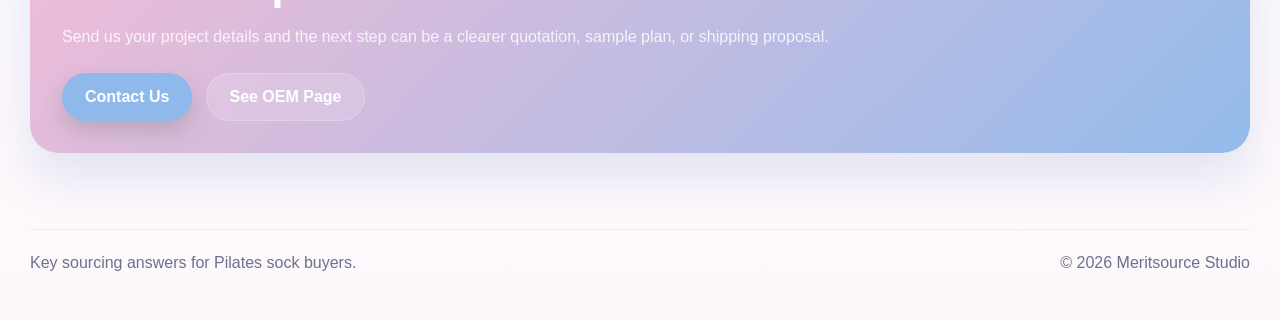
<file: faq.html>
<!DOCTYPE html>
<html lang="en">
<head>
  <meta charset="UTF-8">
  <meta name="viewport" content="width=device-width, initial-scale=1.0">
  <title>FAQ | Meritsource Studio</title>
  <meta name="description" content="Key sourcing answers for Pilates sock buyers.">
  <link rel="stylesheet" href="assets/styles.css">
</head>
<body data-page="faq">
  <header class="site-header">
    <div class="container header-inner">
      <a class="brand" href="index.html">
        <span class="brand-mark"></span>
        <span>Meritsource Studio<small>Pilates Socks B2B</small></span>
      </a>
      <nav class="nav">
        <a href="index.html">Home</a>
        <a href="products.html">Products</a>
        <a href="custom.html">Custom / OEM</a>
        <a href="about.html">About</a>
        <a class="active" href="faq.html">FAQ</a>
        <a href="contact.html">Contact</a>
      </nav>
      <div class="header-tools">
        <select id="language-select" class="lang-select" aria-label="Language selector">
          <option value="en">English</option>
          <option value="zh">简体中文</option>
          <option value="ko">한국어</option>
          <option value="ja">日本語</option>
          <option value="es">Español</option>
          <option value="fr">Français</option>
          <option value="de">Deutsch</option>
          <option value="ar">العربية</option>
        </select>
      </div>    </div>
  </header>

  <main>
    <section class="page-hero">
      <div class="container">
        <span class="eyebrow">Buyer FAQ</span>
        <h1>Frequently asked questions from Pilates sock buyers</h1>
        <p class="lead">Clear answers to the questions buyers usually ask before sampling, pricing, production, and shipment.</p>
      </div>
    </section>

    <section class="section">
      <div class="container faq-grid faq-page-grid">
        <details class="faq-item" open>
          <summary>What is your MOQ for custom Pilates socks?</summary>
          <p>MOQ depends on the product style, material choice, and customization scope. A practical MOQ can be discussed based on your project direction and order plan.</p>
        </details>
        <details class="faq-item">
          <summary>Can you add our logo to the socks?</summary>
          <p>Yes. The current messaging supports logo-related customization for selected sock styles and selected packaging materials.</p>
        </details>
        <details class="faq-item">
          <summary>Do you offer samples before bulk production?</summary>
          <p>Yes. Sampling is positioned as a key step for confirming style, quality, and branding before full production.</p>
        </details>
        <details class="faq-item">
          <summary>How long does production usually take?</summary>
          <p>Lead time depends on order volume and customization details. A more accurate schedule can be confirmed after product specifications and quantity are aligned.</p>
        </details>
        <details class="faq-item">
          <summary>Do you work with overseas buyers?</summary>
          <p>Yes. Export-oriented B2B cooperation is supported for studios, brands, wholesalers, and retailers in different markets.</p>
        </details>
        <details class="faq-item">
          <summary>Can I customize colors and grip patterns?</summary>
          <p>Yes. Product and OEM pages support custom color direction, grip pattern design, and visual positioning.</p>
        </details>
        <details class="faq-item">
          <summary>Do you support private label packaging?</summary>
          <p>Yes. Header cards, hang tags, and branded presentation directions can all be supported for private label projects.</p>
        </details>
        <details class="faq-item">
          <summary>What should I include in an inquiry?</summary>
          <p>Buyers should provide product interest, estimated quantity, target market, customization requirements, and packaging preferences.</p>
        </details>
        <details class="faq-item">
          <summary>What kind of profit margin can buyers expect?</summary>
          <p>Retail prices for Pilates grip socks are commonly around USD 15-20 in many markets. Our wholesale pricing is designed to support healthy buyer margins, but the actual margin still depends on product style, order volume, packaging, market positioning, and sales channel.</p>
        </details>
        <details class="faq-item">
          <summary>Do you support shipping and freight forwarding?</summary>
          <p>Yes. We can provide freight forwarding support if needed and help coordinate a suitable shipping solution based on your order size, destination, and delivery plan.</p>
        </details>
      </div>
    </section>

    <section class="section">
      <div class="container cta-panel">
        <h2>Still have questions?</h2>
        <p>Share your project details and the next step can be a clearer quotation, sample plan, or shipping proposal.</p>
        <div class="cta-actions">
          <a class="btn btn-primary" href="contact.html">Contact Us</a>
          <a class="btn btn-secondary" href="custom.html">See OEM Page</a>
        </div>
      </div>
    </section>
  </main>

  <footer class="site-footer">
    <div class="container footer-inner">
      <div>Key sourcing answers for Pilates sock buyers.</div>
      <div>&copy; <span data-year></span> Meritsource Studio</div>
    </div>
  </footer>

    <script src="assets/translations.js"></script>
  <script src="assets/app.js"></script>
</body>
</html>
</file>
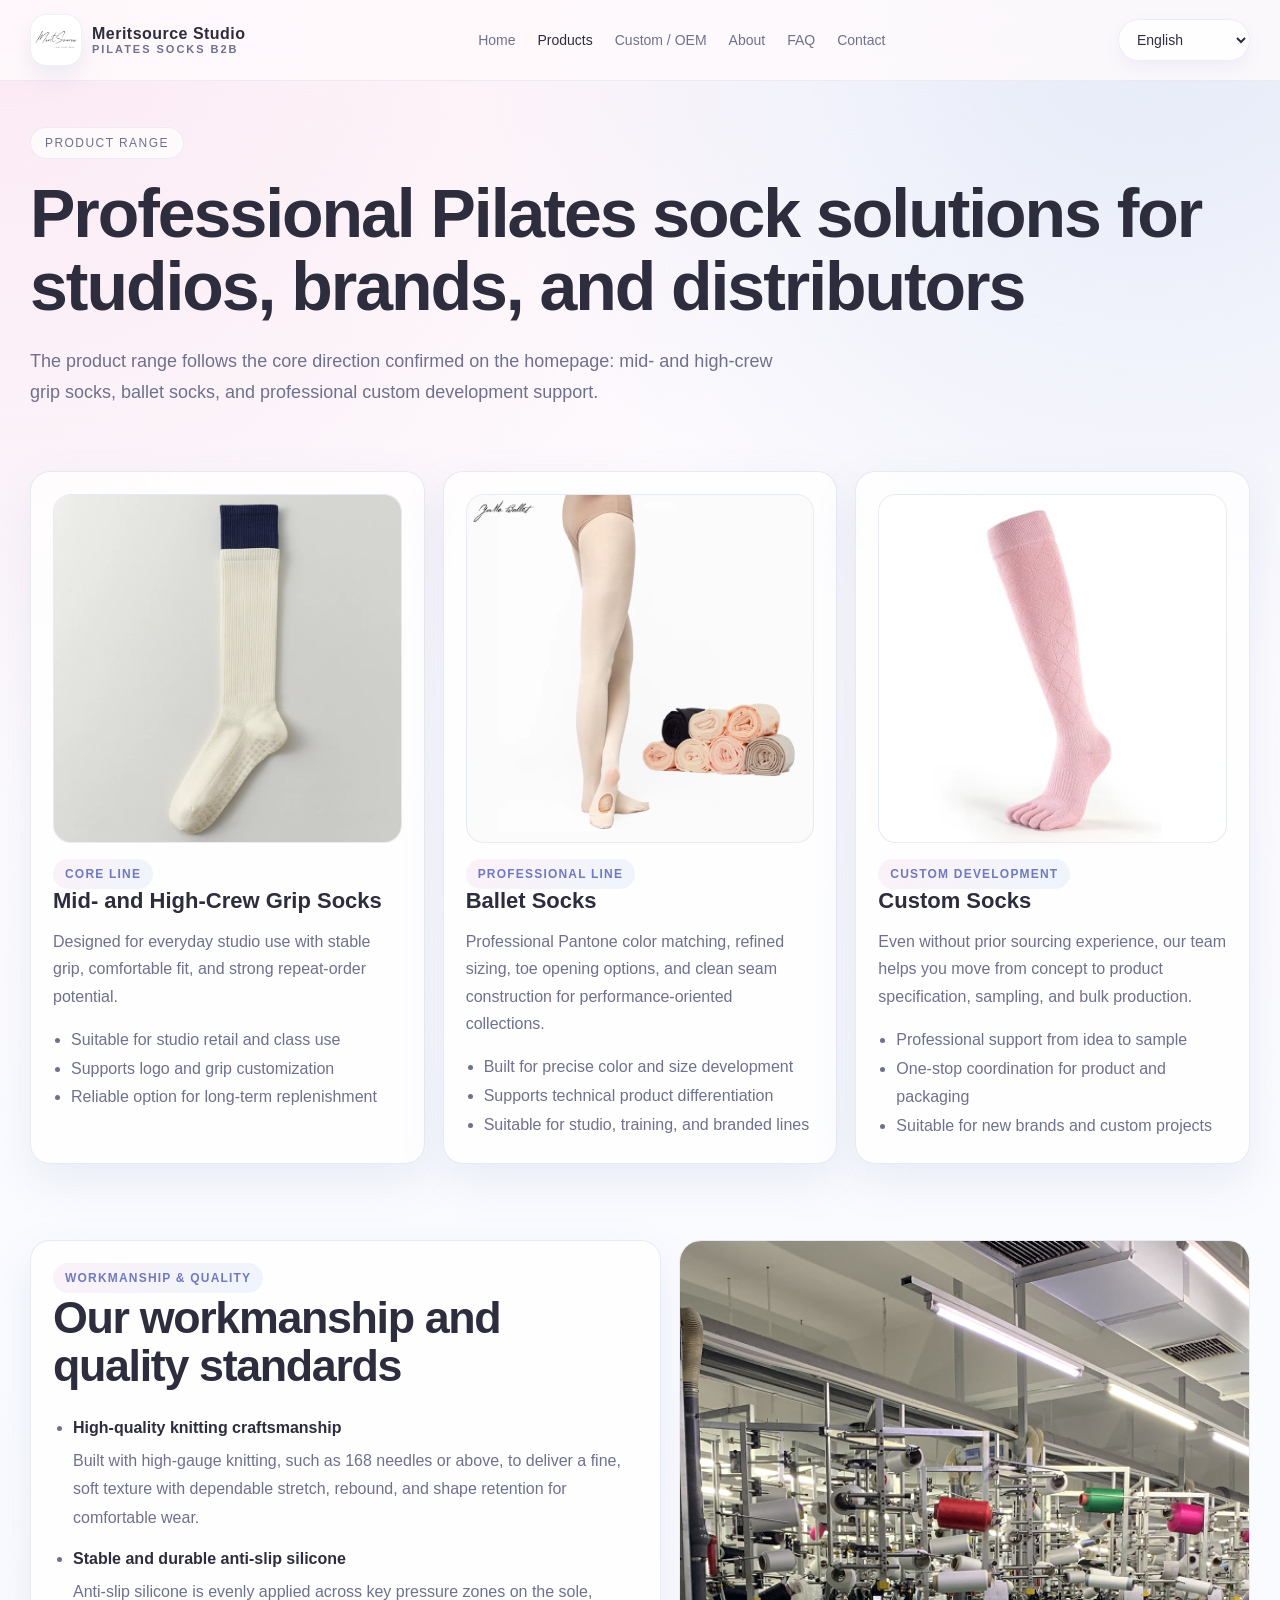
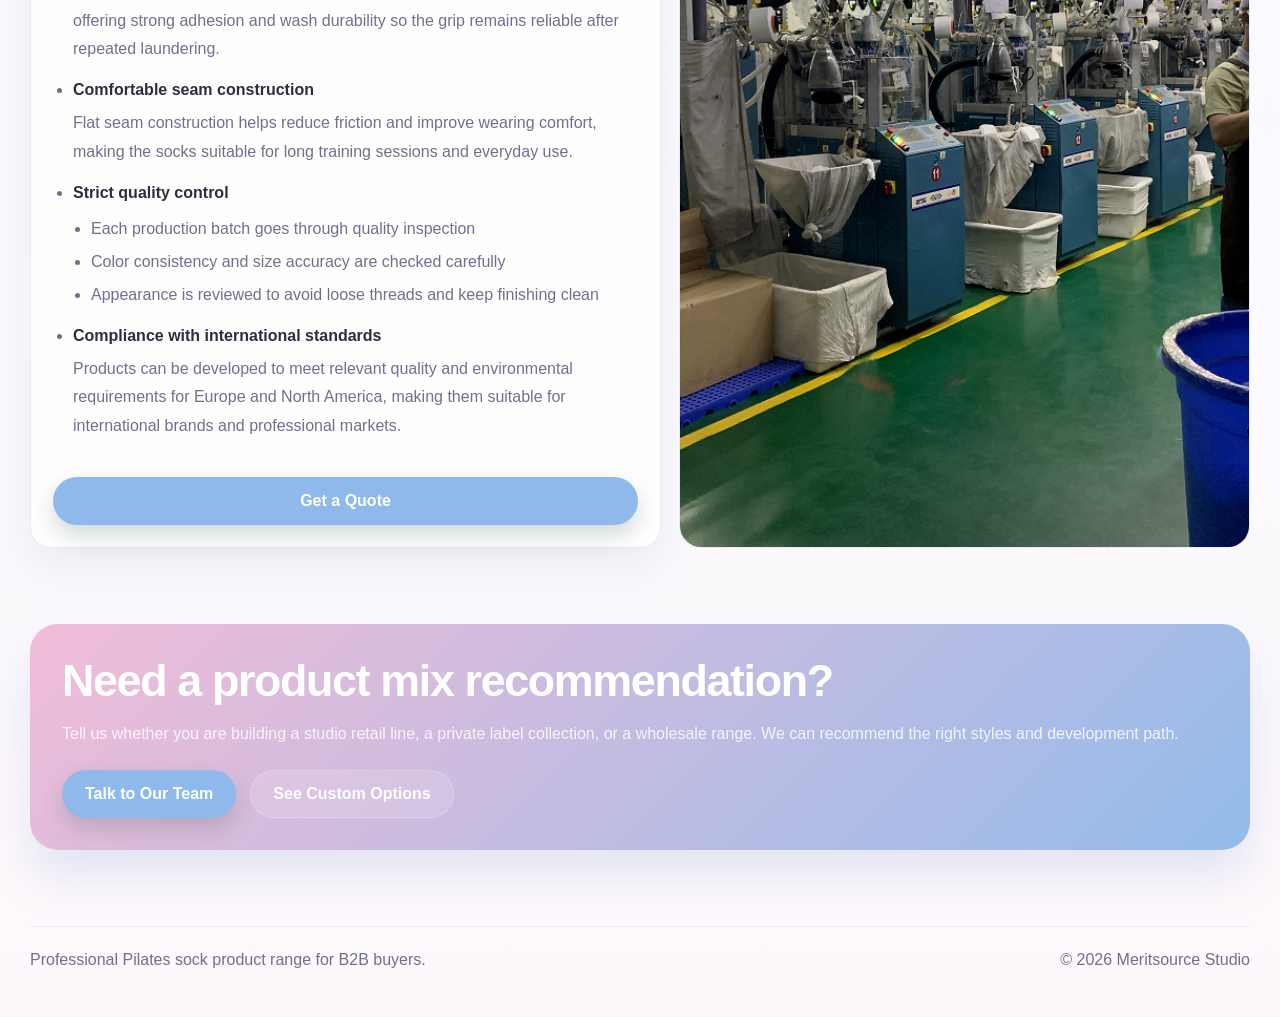
<file: products.html>
<!DOCTYPE html>
<html lang="en">
<head>
  <meta charset="UTF-8">
  <meta name="viewport" content="width=device-width, initial-scale=1.0">
  <title>Products | Meritsource Studio</title>
  <meta name="description" content="Professional Pilates sock product range for studios, brands, and wholesale buyers.">
  <link rel="stylesheet" href="assets/styles.css">
</head>
<body data-page="products">
  <header class="site-header">
    <div class="container header-inner">
      <a class="brand" href="index.html">
        <span class="brand-mark"></span>
        <span>Meritsource Studio<small>Pilates Socks B2B</small></span>
      </a>
      <nav class="nav">
        <a href="index.html">Home</a>
        <a class="active" href="products.html">Products</a>
        <a href="custom.html">Custom / OEM</a>
        <a href="about.html">About</a>
        <a href="faq.html">FAQ</a>
        <a href="contact.html">Contact</a>
      </nav>
      <div class="header-tools">
        <select id="language-select" class="lang-select" aria-label="Language selector">
          <option value="en">English</option>
          <option value="zh">简体中文</option>
          <option value="ko">한국어</option>
          <option value="ja">日本語</option>
          <option value="es">Español</option>
          <option value="fr">Français</option>
          <option value="de">Deutsch</option>
          <option value="ar">العربية</option>
        </select>
      </div>    </div>
  </header>

  <main>
    <section class="page-hero">
      <div class="container">
        <span class="eyebrow">Product catalog</span>
        <h1>Featured Pilates sock styles</h1>
        <p class="lead">A clear product hub helps buyers quickly understand the main offer before moving into inquiry or customization.</p>
      </div>
    </section>

    <section class="section" id="quality-standards">
      <div class="container card-grid three products-page-grid">
        <article class="card product-card">
          <div class="mock">
            <img src="assets/images/mid-high-crew-socks.jpg" alt="Mid and high crew Pilates grip socks">
          </div>
          <span class="pill">Core line</span>
          <h3>Mid- and High-Crew Grip Socks</h3>
          <p class="muted">Designed for everyday studio use with stable grip, comfortable fit, and strong repeat-order potential.</p>
          <ul>
            <li>Suitable for studio retail and class use</li>
            <li>Supports logo and grip customization</li>
            <li>Reliable option for long-term replenishment</li>
          </ul>
        </article>
        <article class="card product-card">
          <div class="mock">
            <img src="assets/images/ballet-socks.jpg" alt="Professional ballet socks image">
          </div>
          <span class="pill">Professional line</span>
          <h3>Ballet Socks</h3>
          <p class="muted">Professional Pantone color matching, refined sizing, toe opening options, and clean seam construction for performance-oriented collections.</p>
          <ul>
            <li>Built for precise color and size development</li>
            <li>Supports technical product differentiation</li>
            <li>Suitable for studio, training, and branded lines</li>
          </ul>
        </article>
        <article class="card product-card">
          <div class="mock">
            <img src="assets/images/custom-socks.jpg" alt="Custom socks product image">
          </div>
          <span class="pill">Custom development</span>
          <h3>Custom Socks</h3>
          <p class="muted">Even without prior sourcing experience, our team helps you move from concept to product specification, sampling, and bulk production.</p>
          <ul>
            <li>Professional support from idea to sample</li>
            <li>One-stop coordination for product and packaging</li>
            <li>Suitable for new brands and custom projects</li>
          </ul>
        </article>
      </div>
    </section>

    <section class="section">
      <div class="container detail-grid quality-detail-grid">
        <div class="split-card">
          <div>
            <span class="pill">Workmanship &amp; quality</span>
            <h2>Our workmanship and quality standards</h2>
          </div>
          <ul>
            <li><strong>High-quality knitting craftsmanship</strong>Built with high-gauge knitting, such as 168 needles or above, to deliver a fine, soft texture with dependable stretch, rebound, and shape retention for comfortable wear.</li>
            <li><strong>Stable and durable anti-slip silicone</strong>Anti-slip silicone is evenly applied across key pressure zones on the sole, offering strong adhesion and wash durability so the grip remains reliable after repeated laundering.</li>
            <li><strong>Comfortable seam construction</strong>Flat seam construction helps reduce friction and improve wearing comfort, making the socks suitable for long training sessions and everyday use.</li>
            <li><strong>Strict quality control</strong>
              <ul>
                <li>Each production batch goes through quality inspection</li>
                <li>Color consistency and size accuracy are checked carefully</li>
                <li>Appearance is reviewed to avoid loose threads and keep finishing clean</li>
              </ul>
            </li>
            <li><strong>Compliance with international standards</strong>Products can be developed to meet relevant quality and environmental requirements for Europe and North America, making them suitable for international brands and professional markets.</li>
          </ul>
          <a class="btn btn-primary" href="contact.html">Get a Quote</a>
        </div>
        <div class="image-panel">
          <img src="assets/images/production-line.png" alt="Production line and manufacturing image">
        </div>
      </div>
    </section>

    <section class="section">
      <div class="container cta-panel">
        <h2>Need help choosing the right styles?</h2>
        <p>We can recommend the most suitable Pilates sock mix for studio use, brand development, or wholesale distribution.</p>
        <div class="cta-actions">
          <a class="btn btn-primary" href="contact.html">Talk to Our Team</a>
          <a class="btn btn-secondary" href="custom.html">See Custom Options</a>
        </div>
      </div>
    </section>
  </main>

  <footer class="site-footer">
    <div class="container footer-inner">
      <div>Professional Pilates sock product range for B2B buyers.</div>
      <div>&copy; <span data-year></span> Meritsource Studio</div>
    </div>
  </footer>

    <script src="assets/translations.js"></script>
  <script src="assets/app.js"></script>
</body>
</html>
</file>
<file: assets/styles.css>
:root {
  --bg: #fdf7fb;
  --bg-alt: #f7fbff;
  --surface: rgba(255, 255, 255, 0.76);
  --surface-strong: #ffffff;
  --text: #2d2d3d;
  --muted: #6e718c;
  --line: rgba(121, 128, 171, 0.16);
  --primary: #8fb9ea;
  --primary-dark: #6e9fd9;
  --accent: #f1b9d6;
  --accent-soft: #f9e0ee;
  --shadow: 0 18px 45px rgba(119, 130, 179, 0.12);
  --radius-xl: 28px;
  --radius-lg: 20px;
  --radius-md: 14px;
  --radius-sm: 10px;
  --container: 1220px;
}

* {
  box-sizing: border-box;
}

html {
  scroll-behavior: smooth;
}

body {
  margin: 0;
  font-family: "Segoe UI", Arial, sans-serif;
  color: var(--text);
  background:
    radial-gradient(circle at top left, rgba(241, 185, 214, 0.26), transparent 28%),
    radial-gradient(circle at 90% 0%, rgba(143, 185, 234, 0.24), transparent 24%),
    linear-gradient(180deg, #fffafd 0%, #f9fbff 52%, #fdf8fb 100%);
}

a {
  color: inherit;
  text-decoration: none;
}

img {
  max-width: 100%;
  display: block;
}

.container {
  width: min(var(--container), calc(100% - 28px));
  margin: 0 auto;
}

.site-header {
  position: sticky;
  top: 0;
  z-index: 50;
  backdrop-filter: blur(14px);
  background: rgba(255, 250, 253, 0.82);
  border-bottom: 1px solid rgba(121, 128, 171, 0.12);
}

.header-inner {
  display: flex;
  align-items: center;
  justify-content: space-between;
  gap: 18px;
  padding: 14px 0;
}

.brand {
  display: flex;
  align-items: center;
  gap: 10px;
  font-weight: 700;
  letter-spacing: 0.03em;
}

.brand-mark {
  width: 52px;
  height: 52px;
  flex: 0 0 52px;
  border-radius: 16px;
  border: 1px solid rgba(121, 128, 171, 0.12);
  background: #fff url("images/logo.jpg") center / cover no-repeat;
  box-shadow: 0 12px 24px rgba(119, 130, 179, 0.12);
}

.brand small {
  display: block;
  color: var(--muted);
  font-weight: 600;
  font-size: 11px;
  letter-spacing: 0.18em;
  text-transform: uppercase;
}

.nav {
  display: flex;
  align-items: center;
  gap: 22px;
  flex-wrap: wrap;
  justify-content: flex-end;
}

.header-tools {
  display: flex;
  align-items: center;
}

.lang-select {
  min-height: 42px;
  min-width: 132px;
  padding: 0 14px;
  border-radius: 999px;
  border: 1px solid rgba(121, 128, 171, 0.14);
  background: rgba(255, 255, 255, 0.82);
  color: var(--text);
  font: inherit;
  font-size: 14px;
  box-shadow: 0 8px 18px rgba(119, 130, 179, 0.08);
}

.nav a {
  font-size: 14px;
  color: var(--muted);
}

.nav a.active,
.nav a:hover {
  color: var(--text);
}

.btn {
  display: inline-flex;
  align-items: center;
  justify-content: center;
  gap: 10px;
  min-height: 48px;
  padding: 0 22px;
  border-radius: 999px;
  border: 1px solid transparent;
  font-weight: 700;
  transition: 0.25s ease;
  cursor: pointer;
}

.btn-primary {
  background: var(--primary);
  color: #fff;
  box-shadow: 0 10px 22px rgba(70, 98, 87, 0.24);
}

.btn-primary:hover {
  background: var(--primary-dark);
  transform: translateY(-1px);
}

.btn-secondary {
  background: rgba(255, 255, 255, 0.74);
  color: var(--text);
  border-color: rgba(121, 128, 171, 0.14);
}

.btn-secondary:hover {
  background: #fff;
}

.hero {
  padding: 56px 0 42px;
}

.hero-grid {
  display: grid;
  grid-template-columns: 1.08fr 0.92fr;
  gap: 28px;
  align-items: center;
}

.eyebrow {
  display: inline-flex;
  gap: 10px;
  align-items: center;
  padding: 8px 14px;
  border-radius: 999px;
  background: rgba(255, 255, 255, 0.7);
  border: 1px solid rgba(121, 128, 171, 0.12);
  color: var(--muted);
  font-size: 12px;
  letter-spacing: 0.12em;
  text-transform: uppercase;
}

h1,
h2,
h3 {
  margin: 0;
  line-height: 1.08;
}

h1 {
  margin-top: 18px;
  font-size: clamp(38px, 6vw, 68px);
  letter-spacing: -0.03em;
}

h2 {
  font-size: clamp(28px, 3.5vw, 46px);
  letter-spacing: -0.03em;
}

h3 {
  font-size: 22px;
}

.lead {
  margin: 22px 0 0;
  max-width: 640px;
  color: var(--muted);
  font-size: 18px;
  line-height: 1.75;
}

.hero-actions {
  display: flex;
  gap: 14px;
  flex-wrap: wrap;
  margin-top: 28px;
}

.tag-list {
  display: flex;
  gap: 12px;
  flex-wrap: wrap;
  margin-top: 22px;
}

.tag {
  padding: 10px 14px;
  border-radius: 999px;
  background: rgba(255, 255, 255, 0.78);
  border: 1px solid rgba(121, 128, 171, 0.12);
  color: var(--text);
  font-size: 13px;
  font-weight: 600;
}

.hero-visual {
  position: relative;
  min-height: 520px;
}

.visual-card {
  position: absolute;
  inset: 0;
  background: #fff;
  border: 1px solid rgba(121, 128, 171, 0.12);
  border-radius: var(--radius-xl);
  box-shadow: var(--shadow);
  overflow: hidden;
}

.visual-gallery {
  display: grid;
  grid-template-columns: 1.25fr 0.75fr;
  gap: 12px;
  padding: 12px;
}

.hero-photo {
  width: 100%;
  height: 100%;
  object-fit: cover;
  display: block;
}

.hero-photo-main {
  min-height: 496px;
  aspect-ratio: 4 / 5;
  border-radius: 22px;
}

.photo-stack {
  display: grid;
  grid-template-rows: 1fr 1fr;
  gap: 14px;
}

.photo-card {
  position: relative;
  border-radius: 22px;
  overflow: hidden;
  min-height: 242px;
  aspect-ratio: 1 / 1;
}

.mini-panel,
.stat-panel {
  position: absolute;
  background: rgba(255, 255, 255, 0.84);
  border: 1px solid rgba(121, 128, 171, 0.12);
  border-radius: 18px;
  box-shadow: var(--shadow);
  backdrop-filter: blur(10px);
}

.mini-panel {
  left: 20px;
  bottom: 18px;
  width: 220px;
  padding: 18px;
}

.stat-panel {
  right: 18px;
  bottom: 26px;
  width: 188px;
  padding: 16px;
}

.mini-title,
.stat-panel .label {
  color: var(--muted);
  font-size: 12px;
  text-transform: uppercase;
  letter-spacing: 0.13em;
}

.mini-list,
.stat-list {
  margin: 12px 0 0;
  padding: 0;
  list-style: none;
  display: grid;
  gap: 10px;
  color: var(--text);
  font-size: 14px;
  font-weight: 600;
}

.section {
  padding: 38px 0;
}

.section-header {
  display: flex;
  justify-content: space-between;
  gap: 20px;
  align-items: end;
  margin-bottom: 22px;
}

.section-header p {
  margin: 0;
  max-width: 560px;
  color: var(--muted);
  line-height: 1.7;
}

.trust-grid,
.card-grid,
.stats-grid,
.faq-grid,
.contact-grid,
.detail-grid {
  display: grid;
  gap: 18px;
}

.trust-grid {
  grid-template-columns: repeat(5, 1fr);
}

.card-grid.four {
  grid-template-columns: repeat(4, 1fr);
}

.card-grid.three {
  grid-template-columns: repeat(3, 1fr);
}

.stats-grid {
  grid-template-columns: repeat(4, 1fr);
}

.faq-grid {
  grid-template-columns: repeat(2, 1fr);
}

.faq-page-grid {
  grid-template-columns: 1fr;
  max-width: 920px;
}

.contact-grid,
.detail-grid {
  grid-template-columns: 1.05fr 0.95fr;
  align-items: start;
}

.single-panel-grid {
  grid-template-columns: 1fr;
}

.single-panel-grid .split-card {
  max-width: 100%;
}

.order-process-grid {
  grid-template-columns: 0.92fr 1.08fr;
  align-items: stretch;
}

.order-overview {
  display: grid;
  gap: 18px;
}

.about-story-grid {
  grid-template-columns: 1fr;
}

.card,
.stat,
.feature-box,
.faq-item,
.contact-card,
.form-card,
.info-card,
.split-card {
  background: var(--surface);
  border: 1px solid var(--line);
  border-radius: var(--radius-lg);
  box-shadow: var(--shadow);
}

.card,
.feature-box,
.faq-item,
.contact-card,
.form-card,
.info-card,
.split-card {
  padding: 22px;
}

.trust-item,
.stat {
  padding: 20px;
}

.trust-item strong,
.stat strong {
  display: block;
  font-size: 17px;
  margin-bottom: 6px;
}

.muted {
  color: var(--muted);
  line-height: 1.7;
}

.pill {
  display: inline-flex;
  align-items: center;
  gap: 8px;
  padding: 8px 12px;
  background: linear-gradient(135deg, rgba(241, 185, 214, 0.18), rgba(143, 185, 234, 0.14));
  border-radius: 999px;
  color: #6f7ac0;
  font-size: 12px;
  font-weight: 700;
  letter-spacing: 0.1em;
  text-transform: uppercase;
}

.product-card .mock {
  height: auto;
  aspect-ratio: 1 / 1;
  border-radius: 18px;
  background: linear-gradient(180deg, #fff7fb, #f2f8ff);
  border: 1px solid rgba(121, 128, 171, 0.12);
  margin-bottom: 16px;
  position: relative;
  overflow: hidden;
}

.product-card .mock img {
  width: 100%;
  height: 100%;
  object-fit: cover;
}

.card h3,
.feature-box h3,
.contact-card h3,
.form-card h3,
.info-card h3,
.split-card h3 {
  margin-bottom: 12px;
}

.card ul,
.feature-box ul,
.info-card ul {
  padding-left: 18px;
  margin: 16px 0 0;
  color: var(--muted);
  line-height: 1.8;
}

.process-list {
  counter-reset: step;
  display: grid;
  gap: 16px;
}

.order-flowchart {
  display: grid;
  gap: 10px;
  padding: 22px;
  border-radius: 22px;
  background: linear-gradient(180deg, rgba(255, 255, 255, 0.88), rgba(247, 251, 255, 0.92));
  border: 1px solid rgba(121, 128, 171, 0.12);
  box-shadow: var(--shadow);
}

.flow-node {
  display: grid;
  grid-template-columns: 54px 1fr;
  align-items: center;
  gap: 14px;
  padding: 14px 16px;
  border-radius: 18px;
  background: rgba(255, 255, 255, 0.86);
  border: 1px solid rgba(121, 128, 171, 0.1);
}

.flow-number {
  width: 54px;
  height: 54px;
  display: grid;
  place-items: center;
  border-radius: 16px;
  background: linear-gradient(135deg, rgba(241, 185, 214, 0.28), rgba(143, 185, 234, 0.22));
  color: #6f7ac0;
  font-size: 17px;
  font-weight: 800;
  letter-spacing: 0.02em;
}

.flow-node-label {
  font-size: 16px;
  font-weight: 700;
  color: var(--text);
  line-height: 1.4;
}

.flow-line {
  width: 2px;
  height: 22px;
  margin-left: 26px;
  border-radius: 999px;
  background: linear-gradient(180deg, rgba(241, 185, 214, 0.7), rgba(143, 185, 234, 0.7));
}

.process-item {
  display: grid;
  grid-template-columns: 60px 1fr;
  gap: 16px;
  padding: 18px;
  background: rgba(255, 255, 255, 0.78);
  border: 1px solid var(--line);
  border-radius: 18px;
}

.process-item::before {
  counter-increment: step;
  content: "0" counter(step);
  width: 60px;
  height: 60px;
  display: grid;
  place-items: center;
  border-radius: 50%;
  background: linear-gradient(135deg, rgba(241, 185, 214, 0.26), rgba(143, 185, 234, 0.22));
  color: #6f7ac0;
  font-size: 20px;
  font-weight: 800;
}

.split-card {
  display: grid;
  gap: 24px;
}

.split-card ul {
  margin: 0;
  padding-left: 20px;
  color: var(--muted);
  line-height: 1.8;
}

.split-card ul > li {
  margin-bottom: 12px;
}

.split-card ul strong {
  display: block;
  color: var(--text);
  margin-bottom: 4px;
}

.split-card ul ul {
  margin-top: 8px;
  padding-left: 18px;
  list-style: disc;
}

.split-card ul ul li {
  margin-bottom: 4px;
}

.image-panel {
  min-height: 0;
  aspect-ratio: 4 / 3;
  border-radius: 22px;
  background: linear-gradient(180deg, #fff8fc, #f4f8ff);
  border: 1px solid rgba(121, 128, 171, 0.12);
  position: relative;
  overflow: hidden;
}

.image-panel img {
  width: 100%;
  height: 100%;
  object-fit: cover;
}

.contact-card .image-panel {
  aspect-ratio: 4 / 5;
}

.quality-detail-grid {
  align-items: stretch;
}

.quality-detail-grid .image-panel {
  height: 100%;
  min-height: 100%;
  aspect-ratio: auto;
}

details.faq-item summary {
  cursor: pointer;
  list-style: none;
  font-weight: 700;
  font-size: 17px;
  display: flex;
  align-items: center;
  justify-content: space-between;
  gap: 18px;
}

details.faq-item summary::-webkit-details-marker {
  display: none;
}

details.faq-item {
  padding: 0;
  overflow: hidden;
}

details.faq-item summary {
  padding: 22px 24px;
}

details.faq-item summary::after {
  content: "+";
  flex: 0 0 auto;
  width: 28px;
  height: 28px;
  display: inline-grid;
  place-items: center;
  border-radius: 50%;
  background: linear-gradient(135deg, rgba(241, 185, 214, 0.22), rgba(143, 185, 234, 0.2));
  color: #6f7ac0;
  font-size: 20px;
  line-height: 1;
}

details.faq-item[open] {
  border-color: rgba(111, 122, 192, 0.26);
  box-shadow: 0 18px 38px rgba(111, 122, 192, 0.12);
}

details.faq-item[open] summary::after {
  content: "-";
}

details.faq-item p {
  margin: 0;
  padding: 0 24px 22px;
  color: var(--muted);
  line-height: 1.75;
}

.cta-panel {
  padding: 32px;
  border-radius: var(--radius-xl);
  background: linear-gradient(135deg, rgba(241, 185, 214, 0.95), rgba(143, 185, 234, 0.96));
  color: #fff;
  box-shadow: 0 26px 44px rgba(139, 158, 214, 0.22);
}

.cta-panel p {
  color: rgba(255, 255, 255, 0.84);
  line-height: 1.75;
}

.cta-panel .btn-secondary {
  background: rgba(255, 255, 255, 0.14);
  color: #fff;
  border-color: rgba(255, 255, 255, 0.2);
}

.cta-actions {
  display: flex;
  gap: 14px;
  flex-wrap: wrap;
  margin-top: 22px;
}

form {
  display: grid;
  gap: 14px;
}

.field-grid {
  display: grid;
  grid-template-columns: repeat(2, 1fr);
  gap: 14px;
}

label {
  display: grid;
  gap: 8px;
  font-weight: 600;
  font-size: 14px;
}

input,
select,
textarea {
  width: 100%;
  padding: 14px 16px;
  border-radius: 14px;
  border: 1px solid rgba(121, 128, 171, 0.14);
  background: rgba(255, 255, 255, 0.9);
  font: inherit;
  color: var(--text);
}

textarea {
  min-height: 130px;
  resize: vertical;
}

.hp-field {
  position: absolute;
  left: -9999px;
  width: 1px;
  height: 1px;
  opacity: 0;
  pointer-events: none;
}

.form-status {
  min-height: 22px;
  margin: 8px 0 0;
  font-size: 14px;
  font-weight: 600;
}

.form-status[data-state="sending"] {
  color: #6f7ac0;
}

.form-status[data-state="success"] {
  color: #2f8f68;
}

.form-status[data-state="error"] {
  color: #c84b66;
}

.contact-methods {
  display: grid;
  gap: 10px;
  margin-top: 14px;
}

.contact-link {
  display: inline-flex;
  align-items: center;
  min-height: 46px;
  padding: 0 16px;
  border-radius: 14px;
  background: rgba(255, 255, 255, 0.86);
  border: 1px solid rgba(121, 128, 171, 0.14);
  color: var(--text);
  font-weight: 600;
}

.contact-link:hover {
  background: #fff;
}

.site-footer {
  padding: 38px 0 48px;
  color: var(--muted);
}

html[dir="rtl"] body {
  text-align: right;
}

html[dir="rtl"] .brand,
html[dir="rtl"] .header-inner,
html[dir="rtl"] .hero-actions,
html[dir="rtl"] .tag-list,
html[dir="rtl"] .cta-actions,
html[dir="rtl"] .section-header,
html[dir="rtl"] .footer-inner {
  direction: rtl;
}

.footer-inner {
  padding-top: 24px;
  border-top: 1px solid rgba(121, 128, 171, 0.12);
  display: flex;
  justify-content: space-between;
  gap: 16px;
  flex-wrap: wrap;
}

.page-hero {
  padding: 46px 0 24px;
}

.page-hero.simple {
  padding-bottom: 18px;
}

.page-hero .lead {
  max-width: 760px;
}

.kpi {
  display: inline-block;
  font-size: 40px;
  font-weight: 800;
  letter-spacing: -0.04em;
  margin-bottom: 8px;
}

.banner-note {
  padding: 18px 20px;
  border-left: 4px solid var(--accent);
  background: rgba(255, 255, 255, 0.64);
  border-radius: 0 18px 18px 0;
  color: var(--muted);
}

@media (max-width: 1024px) {
  .hero-grid,
  .contact-grid,
  .detail-grid,
  .trust-grid,
  .card-grid.four,
  .card-grid.three,
  .stats-grid,
  .faq-grid {
    grid-template-columns: 1fr 1fr;
  }

  .hero-grid,
  .contact-grid,
  .detail-grid {
    grid-template-columns: 1fr;
  }

  .hero-visual {
    min-height: 430px;
  }

  .visual-gallery {
    grid-template-columns: 1fr;
  }

  .hero-photo-main {
    min-height: 340px;
    aspect-ratio: 16 / 10;
  }

  .photo-stack {
    grid-template-columns: 1fr 1fr;
    grid-template-rows: none;
  }
}

@media (max-width: 720px) {
  .nav {
    display: none;
  }

  .header-inner {
    align-items: center;
  }

  .hero {
    padding-top: 34px;
  }

  .trust-grid,
  .card-grid.four,
  .card-grid.three,
  .stats-grid,
  .faq-grid,
  .field-grid {
    grid-template-columns: 1fr;
  }

  .hero-visual {
    min-height: 340px;
  }

  .mini-panel,
  .stat-panel {
    position: absolute;
    width: calc(100% - 36px);
    left: 18px;
    right: 18px;
  }

  .stat-panel {
    bottom: 124px;
  }
}
</file>
